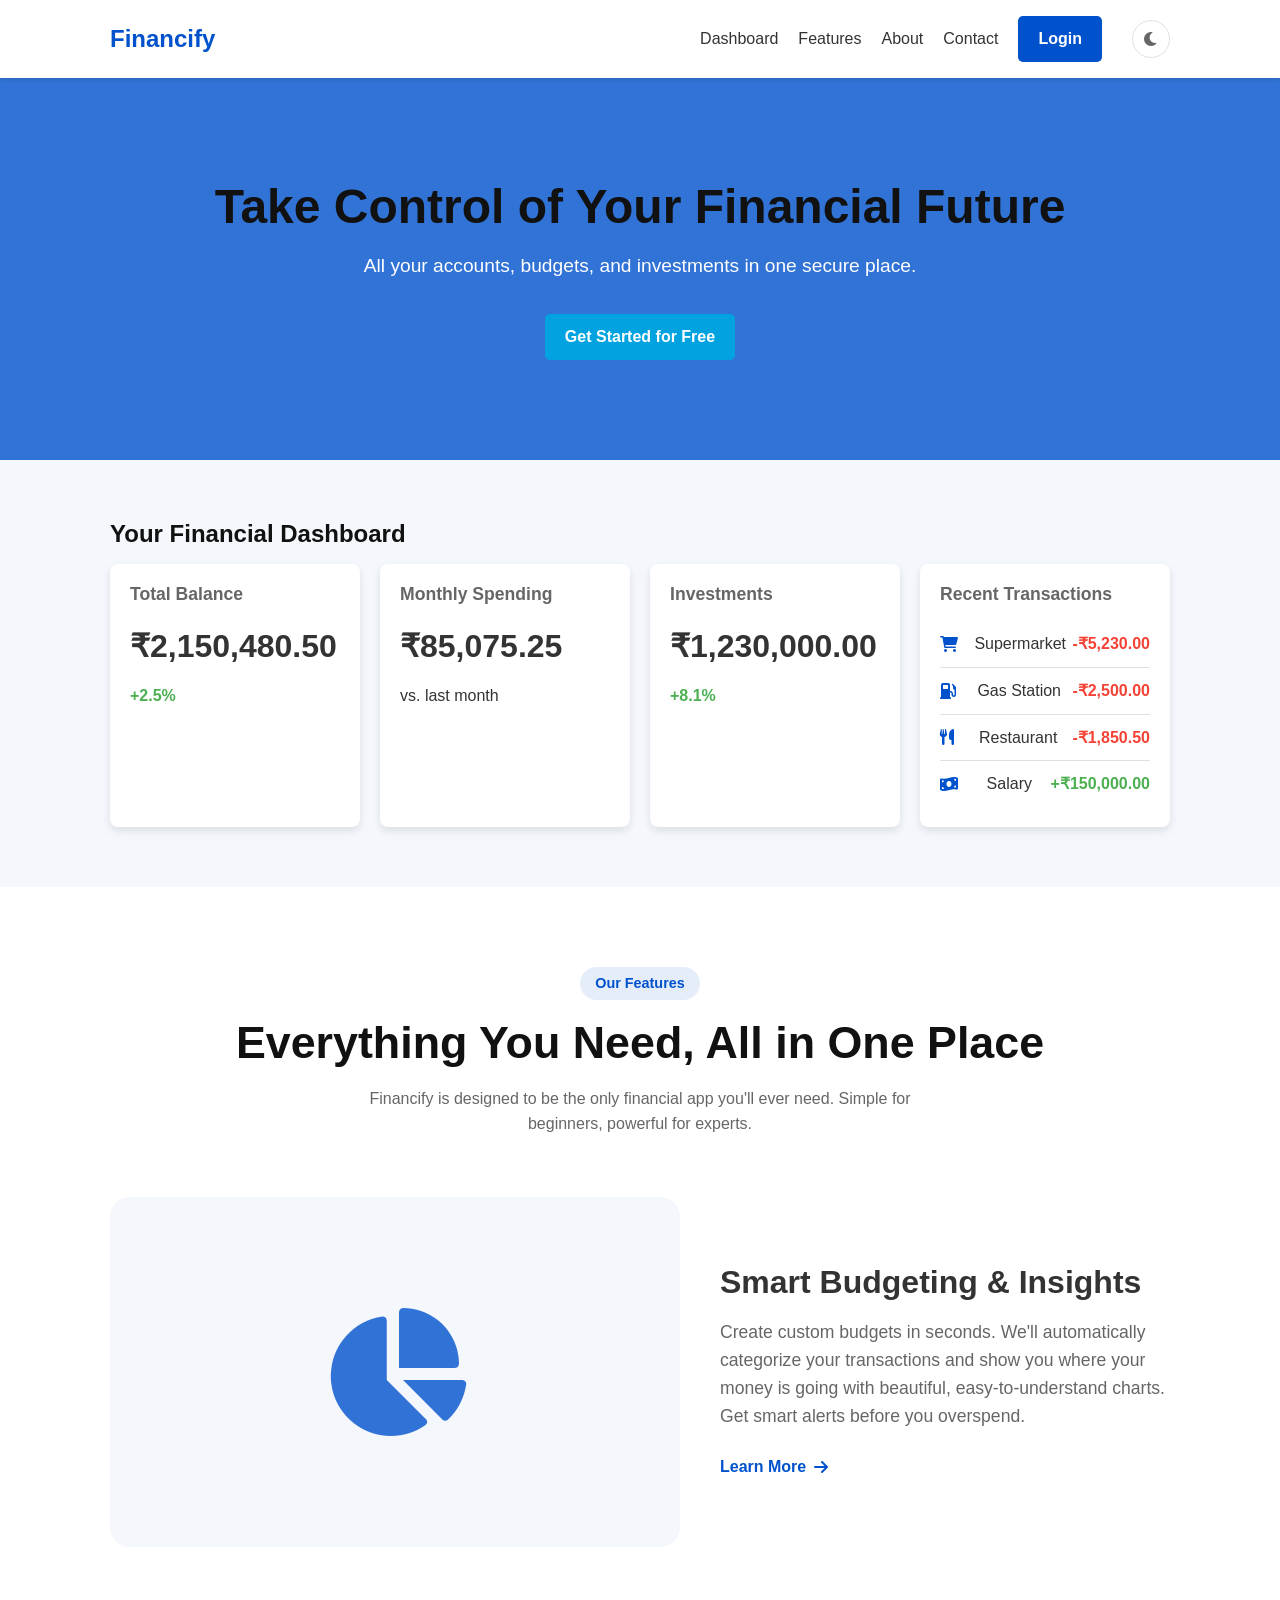
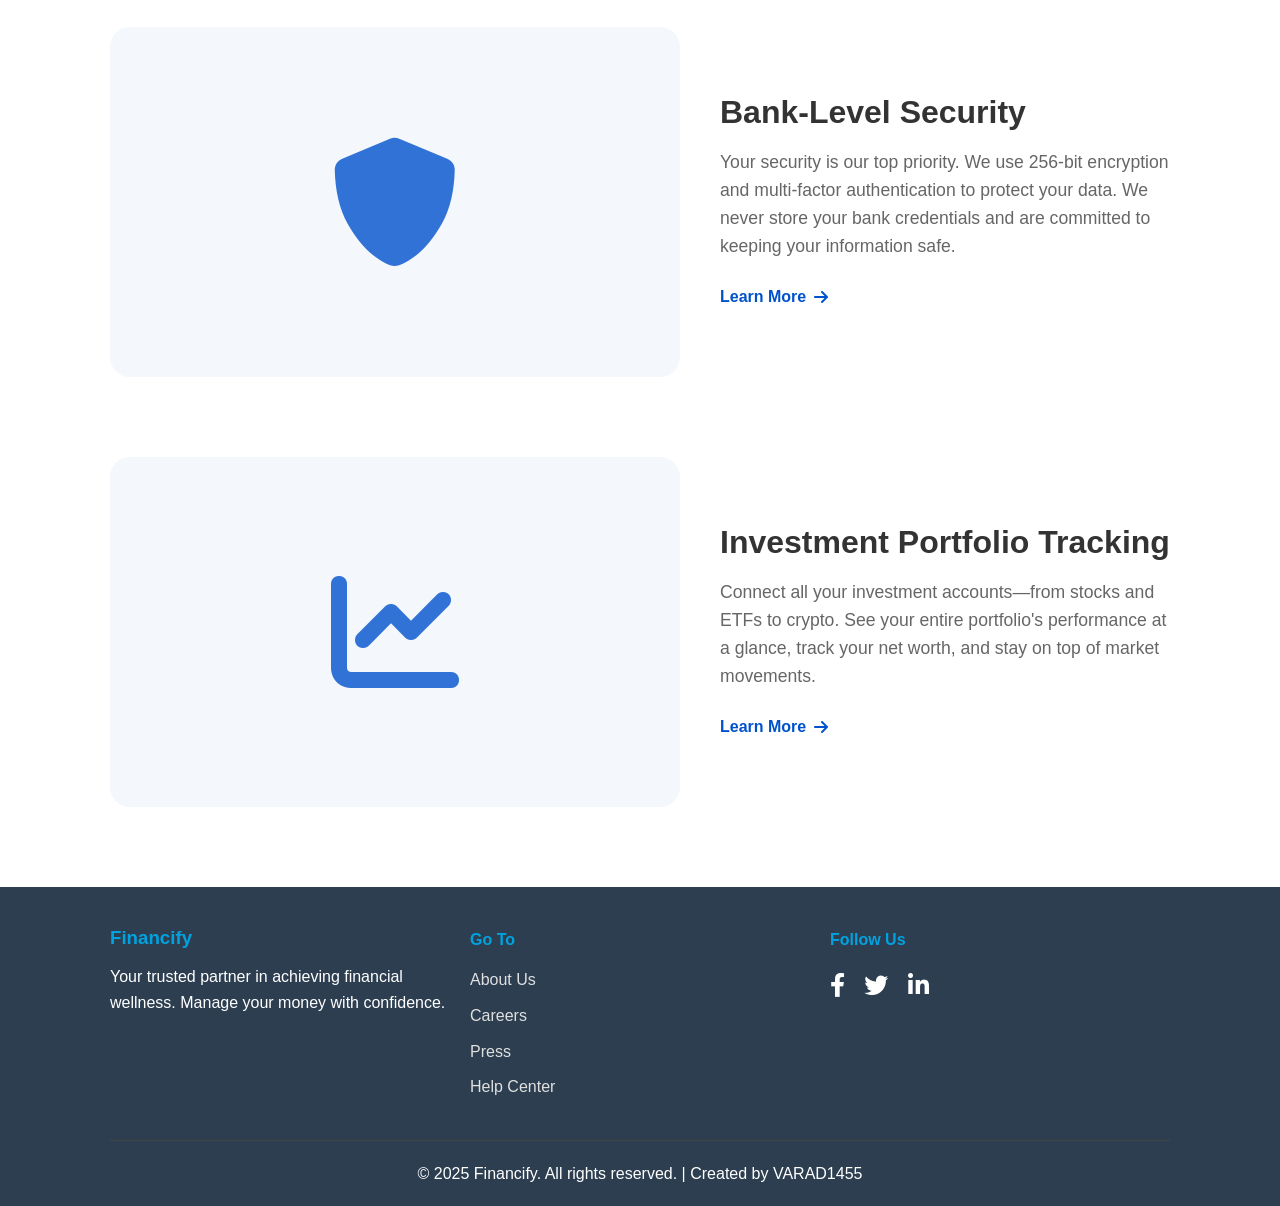
<file: FINANCY/index.html>
<!DOCTYPE html>
<html lang="en" data-theme="light">
<head>
    <meta charset="UTF-8">
    <meta name="viewport" content="width=device-width, initial-scale=1.0">
    <title>Financify - Your Personal Finance Hub</title>
    <link rel="stylesheet" href="style.css">
    <link rel="stylesheet" href="https://cdnjs.cloudflare.com/ajax/libs/font-awesome/6.0.0-beta3/css/all.min.css">
</head>
<body>
    <nav class="navbar">
        <div class="container">
            <a href="#" class="logo">Financify</a>
            <div class="nav-right" id="nav-menu">
                <ul class="nav-links">
                    <li><a href="#dashboard">Dashboard</a></li>
                    <li><a href="features.html">Features</a></li>
                    <li><a href="about.html">About</a></li>
                    <li><a href="contact.html">Contact</a></li>
                </ul>
                <div class="nav-actions">
                    <a href="login.html" class="btn btn-primary">Login</a>
                    <button id="theme-toggle" class="theme-toggle-btn">
                        <i class="fas fa-moon"></i>
                        <i class="fas fa-sun"></i>
                    </button>
                </div>
            </div>
            <button class="hamburger" id="hamburger">
                <i class="fas fa-bars"></i>
                <i class="fas fa-times"></i>
            </button>
        </div>
    </nav>

    <header class="hero">
        <div class="container">
            <h1>Take Control of Your Financial Future</h1>
            <p>All your accounts, budgets, and investments in one secure place.</p>
            <a href="signup.html" class="btn btn-secondary">Get Started for Free</a>
        </div>
    </header>

    <main>
        <section id="dashboard" class="dashboard-section">
            <div class="container">
                <h2>Your Financial Dashboard</h2>
                <div class="dashboard-grid">
                    <div class="card balance-card">
                        <h3>Total Balance</h3>
                        <p class="amount">₹2,150,480.50</p>
                        <span class="change positive">+2.5%</span>
                    </div>
                    <div class="card spending-card">
                        <h3>Monthly Spending</h3>
                        <p class="amount">₹85,075.25</p>
                        <span>vs. last month</span>
                    </div>
                    <div class="card investments-card">
                        <h3>Investments</h3>
                        <p class="amount">₹1,230,000.00</p>
                        <span class="change positive">+8.1%</span>
                    </div>
                    <div class="card transactions-card">
                        <h3>Recent Transactions</h3>
                        <ul>
                            <li><i class="fas fa-shopping-cart"></i> Supermarket <span class="transaction-amount">-₹5,230.00</span></li>
                            <li><i class="fas fa-gas-pump"></i> Gas Station <span class="transaction-amount">-₹2,500.00</span></li>
                            <li><i class="fas fa-utensils"></i> Restaurant <span class="transaction-amount">-₹1,850.50</span></li>
                            <li><i class="fas fa-money-bill-wave"></i> Salary <span class="transaction-amount positive">+₹150,000.00</span></li>
                        </ul>
                    </div>
                </div>
            </div>
        </section>

        <section id="features" class="features-section-v2">
            <div class="container">
                <div class="section-header">
                    <span>Our Features</span>
                    <h2>Everything You Need, All in One Place</h2>
                    <p>Financify is designed to be the only financial app you'll ever need. Simple for beginners, powerful for experts.</p>
                </div>

                <div class="feature-row">
                    <div class="feature-content">
                        <h3>Smart Budgeting & Insights</h3>
                        <p>Create custom budgets in seconds. We'll automatically categorize your transactions and show you where your money is going with beautiful, easy-to-understand charts. Get smart alerts before you overspend.</p>
                        <a href="features.html#budgeting" class="btn-link">Learn More <i class="fas fa-arrow-right"></i></a>
                    </div>
                    <div class="feature-visual">
                        <i class="fas fa-chart-pie"></i>
                    </div>
                </div>

                <div class="feature-row">
                    <div class="feature-visual">
                        <i class="fas fa-shield-alt"></i>
                    </div>
                    <div class="feature-content">
                        <h3>Bank-Level Security</h3>
                        <p>Your security is our top priority. We use 256-bit encryption and multi-factor authentication to protect your data. We never store your bank credentials and are committed to keeping your information safe.</p>
                        <a href="features.html#security" class="btn-link">Learn More <i class="fas fa-arrow-right"></i></a>
                    </div>
                </div>

                <div class="feature-row">
                    <div class="feature-content">
                        <h3>Investment Portfolio Tracking</h3>
                        <p>Connect all your investment accounts—from stocks and ETFs to crypto. See your entire portfolio's performance at a glance, track your net worth, and stay on top of market movements.</p>
                        <a href="features.html#investing" class="btn-link">Learn More <i class="fas fa-arrow-right"></i></a>
                    </div>
                    <div class="feature-visual">
                        <i class="fas fa-chart-line"></i>
                    </div>
                </div>
            </div>
        </section>
    </main>

    <footer class="footer">
        <div class="container">
            <div class="footer-content">
                <div class="footer-about">
                    <h3>Financify</h3>
                    <p>Your trusted partner in achieving financial wellness. Manage your money with confidence.</p>
                </div>
                <div class="footer-links">
                    <h4>Go To</h4>
                    <ul>
                        <li><a href="about.html">About Us</a></li>
                        <li><a href="careers.html">Careers</a></li>
                        <li><a href="press.html">Press</a></li>
                        <li><a href="help-center.html">Help Center</a></li>
                    </ul>
                </div>
                <div class="footer-social">
                    <h4>Follow Us</h4>
                    <a href="facebook.html"><i class="fab fa-facebook-f"></i></a>
                    <a href="twitter.html"><i class="fab fa-twitter"></i></a>
                    <a href="linkedin.html"><i class="fab fa-linkedin-in"></i></a>
                </div>
            </div>
            <div class="footer-bottom">
                <p>&copy; 2025 Financify. All rights reserved. | Created by VARAD1455</p>
            </div>
        </div>
    </footer>

    <a href="#" id="back-to-top" class="back-to-top-btn"><i class="fas fa-arrow-up"></i></a>

    <script src="script.js"></script>
    <script src="theme.js"></script>
</body>
</html>
</file>
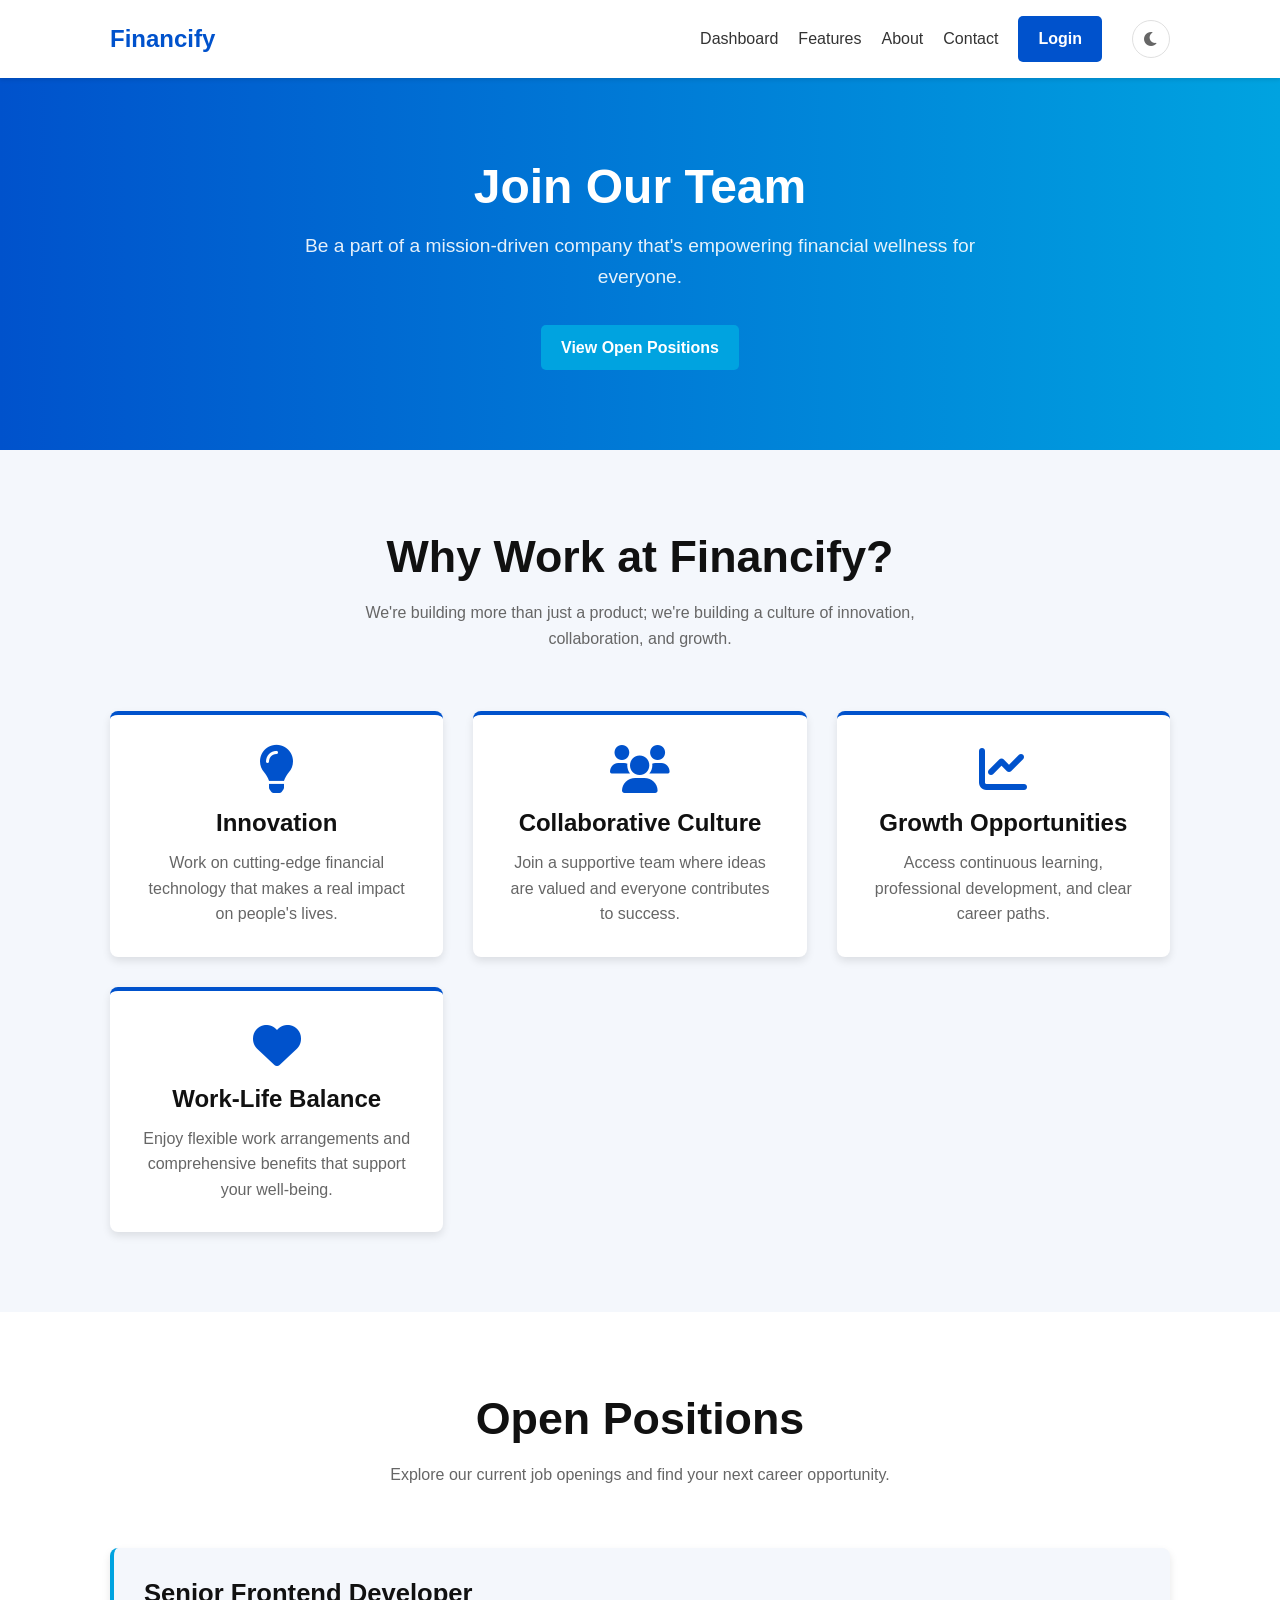
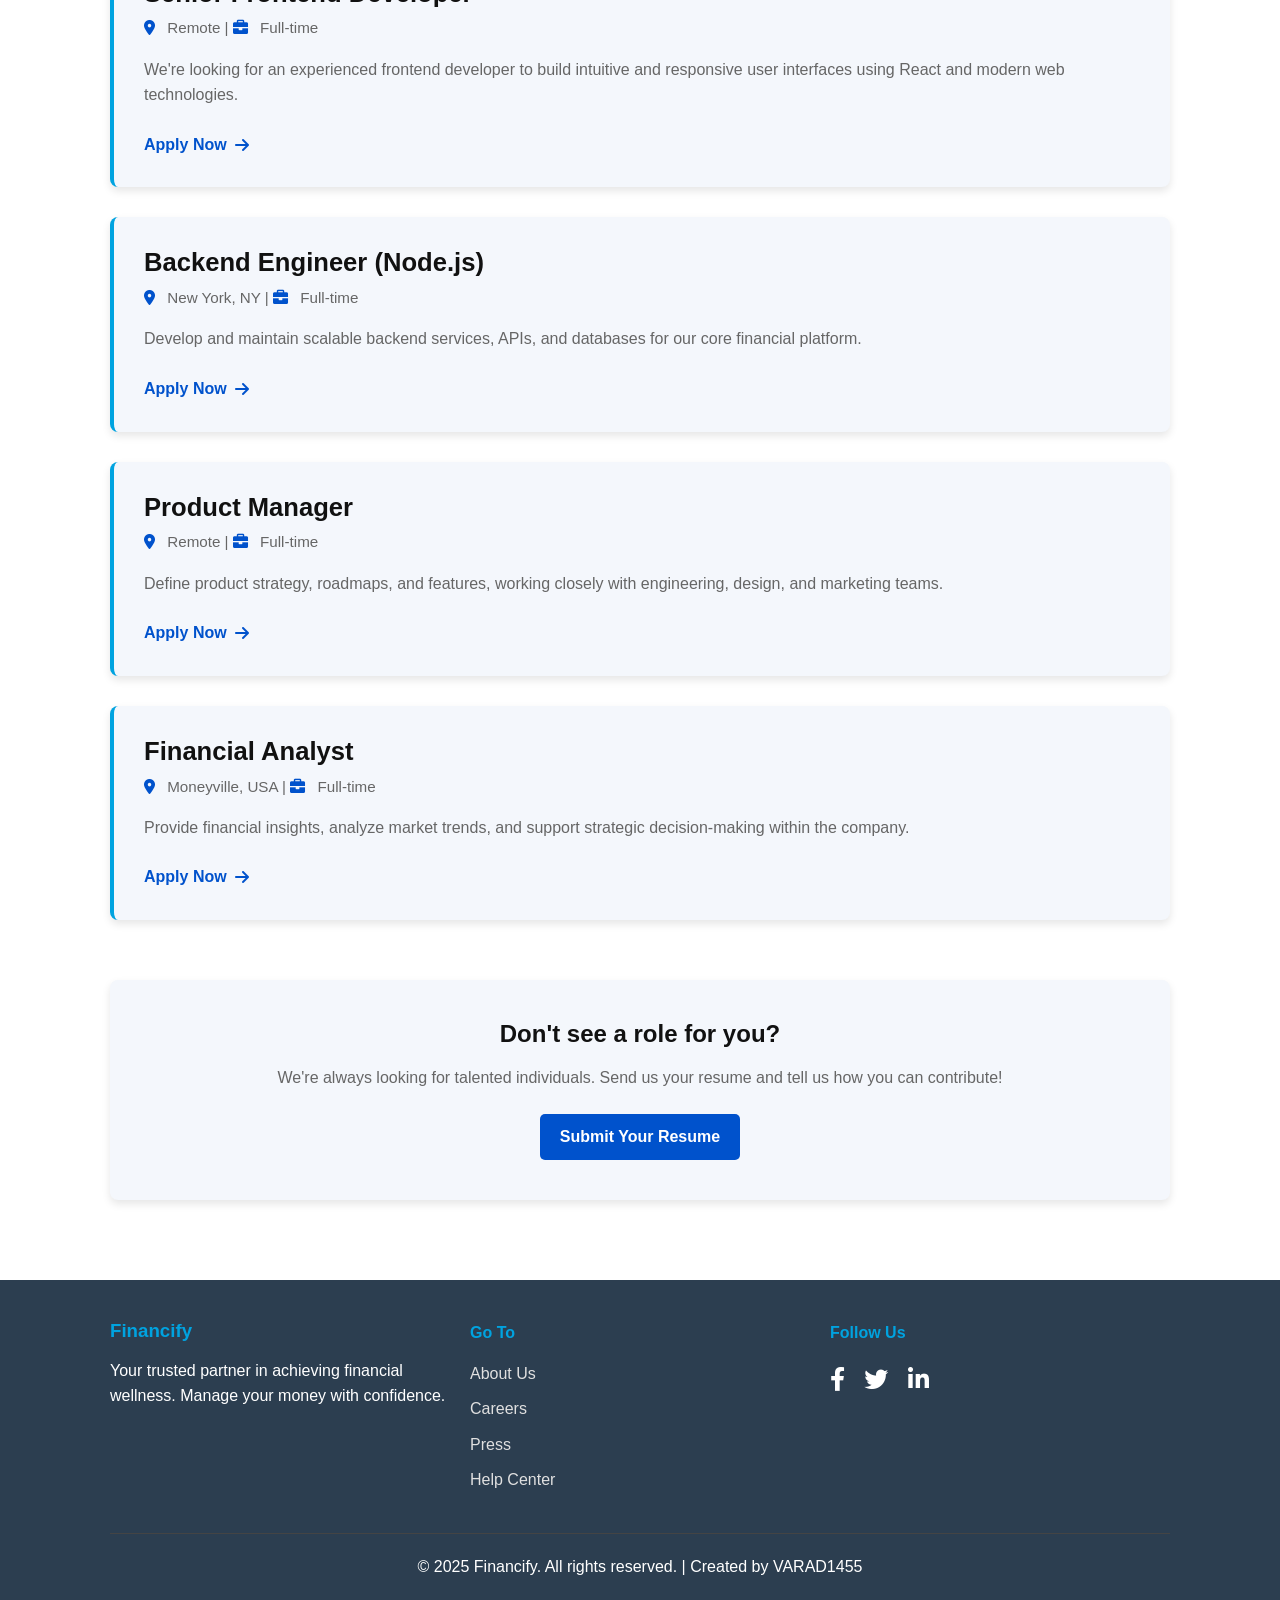
<file: FINANCY/careers.html>
<!DOCTYPE html>
<html lang="en" data-theme="light">
<head>
    <meta charset="UTF-8">
    <meta name="viewport" content="width=device-width, initial-scale=1.0">
    <title>Careers - Join Financify</title>
    <link rel="stylesheet" href="style.css">
    <link rel="stylesheet" href="https://cdnjs.cloudflare.com/ajax/libs/font-awesome/6.0.0-beta3/css/all.min.css">
</head>
<body>
    <nav class="navbar">
        <div class="container">
            <a href="index.html" class="logo">Financify</a>
            <div class="nav-right" id="nav-menu">
                <ul class="nav-links">
                    <li><a href="index.html#dashboard">Dashboard</a></li>
                    <li><a href="features.html">Features</a></li>
                    <li><a href="about.html">About</a></li>
                    <li><a href="contact.html">Contact</a></li>
                </ul>
                <div class="nav-actions">
                    <a href="login.html" class="btn btn-primary">Login</a>
                    <button id="theme-toggle" class="theme-toggle-btn">
                        <i class="fas fa-moon"></i>
                        <i class="fas fa-sun"></i>
                    </button>
                </div>
            </div>
            <button class="hamburger" id="hamburger">
                <i class="fas fa-bars"></i>
                <i class="fas fa-times"></i>
            </button>
        </div>
    </nav>

    <header class="careers-hero">
        <div class="container">
            <h1>Join Our Team</h1>
            <p>Be a part of a mission-driven company that's empowering financial wellness for everyone.</p>
            <a href="#open-positions" class="btn btn-secondary">View Open Positions</a>
        </div>
    </header>

    <main>
        <section class="careers-section">
            <div class="container">
                <div class="section-header">
                    <h2>Why Work at Financify?</h2>
                    <p>We're building more than just a product; we're building a culture of innovation, collaboration, and growth.</p>
                </div>
                <div class="benefits-grid">
                    <div class="benefit-item">
                        <i class="fas fa-lightbulb"></i>
                        <h3>Innovation</h3>
                        <p>Work on cutting-edge financial technology that makes a real impact on people's lives.</p>
                    </div>
                    <div class="benefit-item">
                        <i class="fas fa-users"></i>
                        <h3>Collaborative Culture</h3>
                        <p>Join a supportive team where ideas are valued and everyone contributes to success.</p>
                    </div>
                    <div class="benefit-item">
                        <i class="fas fa-chart-line"></i>
                        <h3>Growth Opportunities</h3>
                        <p>Access continuous learning, professional development, and clear career paths.</p>
                    </div>
                    <div class="benefit-item">
                        <i class="fas fa-heart"></i>
                        <h3>Work-Life Balance</h3>
                        <p>Enjoy flexible work arrangements and comprehensive benefits that support your well-being.</p>
                    </div>
                </div>
            </div>
        </section>

        <section id="open-positions" class="careers-section alt-bg">
            <div class="container">
                <div class="section-header">
                    <h2>Open Positions</h2>
                    <p>Explore our current job openings and find your next career opportunity.</p>
                </div>
                <div class="job-listing-list">
                    <div class="job-listing-item">
                        <h3>Senior Frontend Developer</h3>
                        <p class="job-meta"><i class="fas fa-map-marker-alt"></i> Remote | <i class="fas fa-briefcase"></i> Full-time</p>
                        <p class="job-description">We're looking for an experienced frontend developer to build intuitive and responsive user interfaces using React and modern web technologies.</p>
                        <a href="#" class="btn-link">Apply Now <i class="fas fa-arrow-right"></i></a>
                    </div>
                    <div class="job-listing-item">
                        <h3>Backend Engineer (Node.js)</h3>
                        <p class="job-meta"><i class="fas fa-map-marker-alt"></i> New York, NY | <i class="fas fa-briefcase"></i> Full-time</p>
                        <p class="job-description">Develop and maintain scalable backend services, APIs, and databases for our core financial platform.</p>
                        <a href="#" class="btn-link">Apply Now <i class="fas fa-arrow-right"></i></a>
                    </div>
                    <div class="job-listing-item">
                        <h3>Product Manager</h3>
                        <p class="job-meta"><i class="fas fa-map-marker-alt"></i> Remote | <i class="fas fa-briefcase"></i> Full-time</p>
                        <p class="job-description">Define product strategy, roadmaps, and features, working closely with engineering, design, and marketing teams.</p>
                        <a href="#" class="btn-link">Apply Now <i class="fas fa-arrow-right"></i></a>
                    </div>
                    <div class="job-listing-item">
                        <h3>Financial Analyst</h3>
                        <p class="job-meta"><i class="fas fa-map-marker-alt"></i> Moneyville, USA | <i class="fas fa-briefcase"></i> Full-time</p>
                        <p class="job-description">Provide financial insights, analyze market trends, and support strategic decision-making within the company.</p>
                        <a href="#" class="btn-link">Apply Now <i class="fas fa-arrow-right"></i></a>
                    </div>
                </div>
                <div class="apply-cta">
                    <h3>Don't see a role for you?</h3>
                    <p>We're always looking for talented individuals. Send us your resume and tell us how you can contribute!</p>
                    <a href="contact.html" class="btn btn-primary">Submit Your Resume</a>
                </div>
            </div>
        </section>
    </main>

    <footer class="footer">
        <div class="container">
            <div class="footer-content">
                <div class="footer-about">
                    <h3>Financify</h3>
                    <p>Your trusted partner in achieving financial wellness. Manage your money with confidence.</p>
                </div>
                <div class="footer-links">
                    <h4>Go To</h4>
                    <ul>
                        <li><a href="about.html">About Us</a></li>
                        <li><a href="careers.html">Careers</a></li>
                        <li><a href="press.html">Press</a></li>
                        <li><a href="help-center.html">Help Center</a></li>
                    </ul>
                </div>
                <div class="footer-social">
                    <h4>Follow Us</h4>
                    <a href="facebook.html"><i class="fab fa-facebook-f"></i></a>
                    <a href="twitter.html"><i class="fab fa-twitter"></i></a>
                    <a href="linkedin.html"><i class="fab fa-linkedin-in"></i></a>
                </div>
            </div>
            <div class="footer-bottom">
                <p>&copy; 2025 Financify. All rights reserved. | Created by VARAD1455</p>
            </div>
        </div>
    </footer>

    <a href="#" id="back-to-top" class="back-to-top-btn"><i class="fas fa-arrow-up"></i></a>

    <script src="script.js"></script>
    <script src="theme.js"></script>
</body>
</html>
</file>
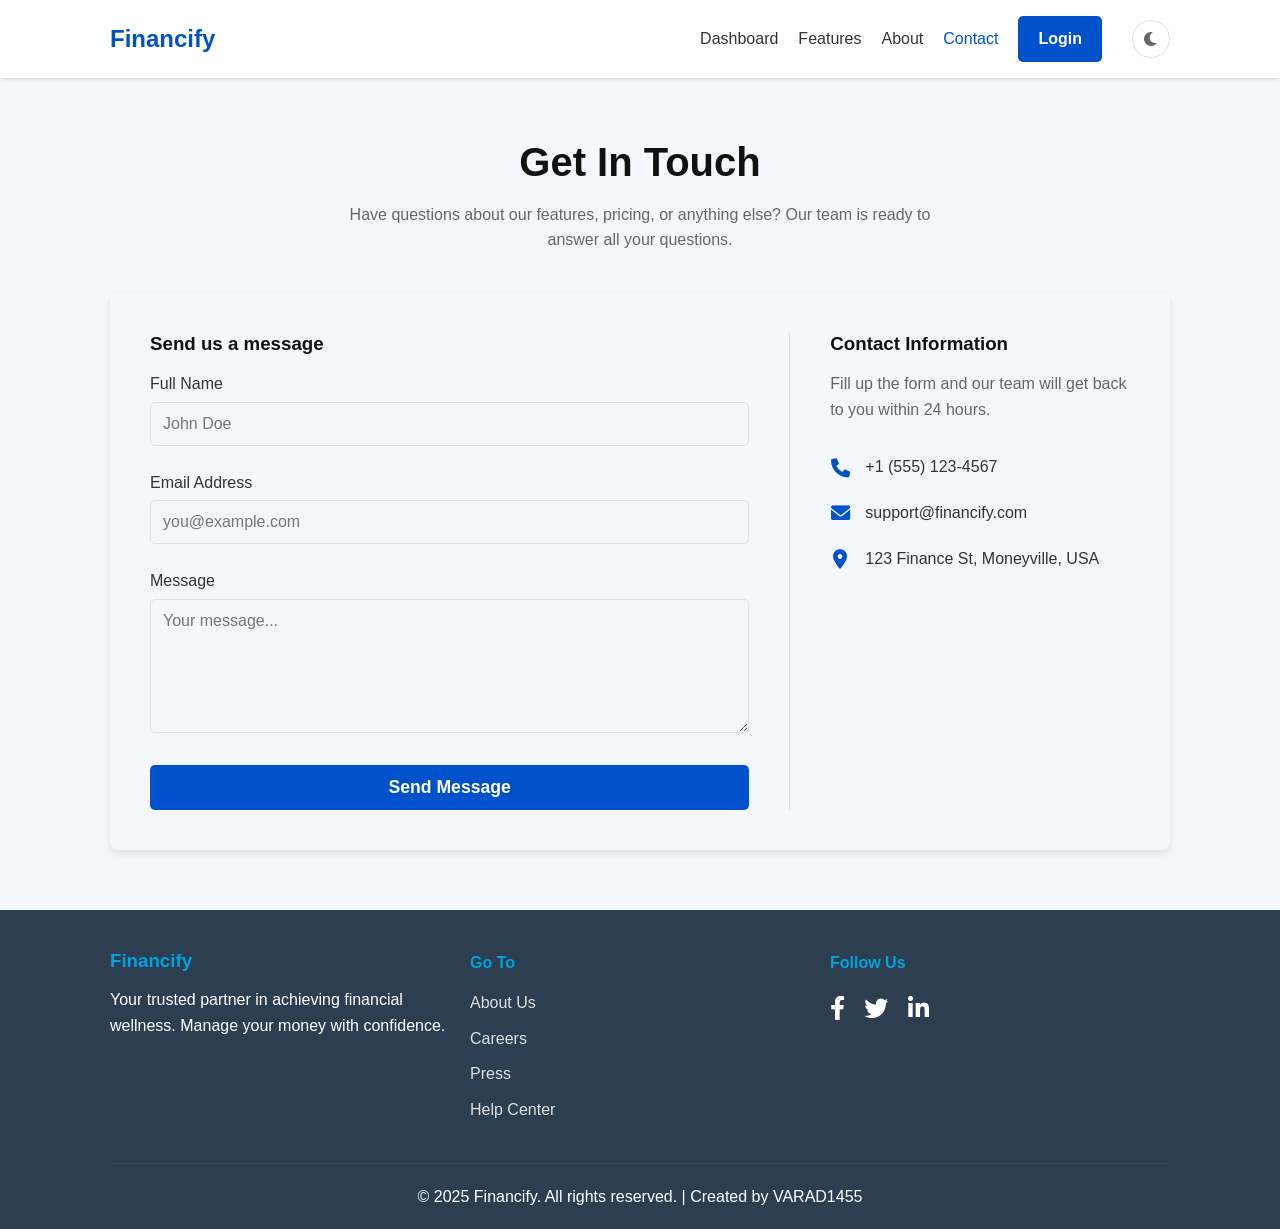
<file: FINANCY/contact.html>
<!DOCTYPE html>
<html lang="en">
<head>
    <meta charset="UTF-8">
    <meta name="viewport" content="width=device-width, initial-scale=1.0">
    <title>Contact Us - Financify</title>
    <link rel="stylesheet" href="style.css">
    <link rel="stylesheet" href="https://cdnjs.cloudflare.com/ajax/libs/font-awesome/6.0.0-beta3/css/all.min.css">
</head>
<body>
    <nav class="navbar">
        <div class="container">
            <a href="index.html" class="logo">Financify</a>
            <div class="nav-right" id="nav-menu">
                <ul class="nav-links">
                    <li><a href="index.html#dashboard">Dashboard</a></li>
                    <li><a href="features.html">Features</a></li>
                    <li><a href="about.html">About</a></li>
                    <li><a href="contact.html" class="active">Contact</a></li>
                </ul>
                <div class="nav-actions">
                    <a href="login.html" class="btn btn-primary">Login</a>
                    <button id="theme-toggle" class="theme-toggle-btn">
                        <i class="fas fa-moon"></i>
                        <i class="fas fa-sun"></i>
                    </button>
                </div>
            </div>
            <button class="hamburger" id="hamburger">
                <i class="fas fa-bars"></i>
                <i class="fas fa-times"></i>
            </button>
        </div>
    </nav>

    <main>
        <section class="contact-section">
            <div class="container">
                <div class="contact-header">
                    <h2>Get In Touch</h2>
                    <p>Have questions about our features, pricing, or anything else? Our team is ready to answer all your questions.</p>
                </div>
                <div class="contact-wrapper">
                    <div class="contact-form-container">
                        <h3>Send us a message</h3>
                        <form class="contact-form">
                            <div class="form-group">
                                <label for="name">Full Name</label>
                                <input type="text" id="name" name="name" placeholder="John Doe" required>
                            </div>
                            <div class="form-group">
                                <label for="email">Email Address</label>
                                <input type="email" id="email" name="email" placeholder="you@example.com" required>
                            </div>
                            <div class="form-group">
                                <label for="message">Message</label>
                                <textarea id="message" name="message" rows="6" placeholder="Your message..." required></textarea>
                            </div>
                            <button type="submit" class="btn btn-primary btn-full-width">Send Message</button>
                        </form>
                    </div>
                    <div class="contact-info">
                        <h3>Contact Information</h3>
                        <p>Fill up the form and our team will get back to you within 24 hours.</p>
                        <div class="info-item">
                            <i class="fas fa-phone"></i>
                            <span>+1 (555) 123-4567</span>
                        </div>
                        <div class="info-item">
                            <i class="fas fa-envelope"></i>
                            <span>support@financify.com</span>
                        </div>
                        <div class="info-item">
                            <i class="fas fa-map-marker-alt"></i>
                            <span>123 Finance St, Moneyville, USA</span>
                        </div>
                    </div>
                </div>
            </div>
        </section>
    </main>

    <footer class="footer">
        <div class="container">
            <div class="footer-content">
                <div class="footer-about">
                    <h3>Financify</h3>
                    <p>Your trusted partner in achieving financial wellness. Manage your money with confidence.</p>
                </div>
                <div class="footer-links">
                    <h4>Go To</h4>
                    <ul>
                        <li><a href="about.html">About Us</a></li>
                        <li><a href="careers.html">Careers</a></li>
                        <li><a href="press.html">Press</a></li>
                        <li><a href="help-center.html">Help Center</a></li>
                    </ul>
                </div>
                <div class="footer-social">
                    <h4>Follow Us</h4>
                    <a href="facebook.html"><i class="fab fa-facebook-f"></i></a>
                    <a href="twitter.html"><i class="fab fa-twitter"></i></a>
                    <a href="linkedin.html"><i class="fab fa-linkedin-in"></i></a>
                </div>
            </div>
            <div class="footer-bottom">
                <p>&copy; 2025 Financify. All rights reserved. | Created by VARAD1455</p>
            </div>
        </div>
    </footer>

    <a href="#" id="back-to-top" class="back-to-top-btn"><i class="fas fa-arrow-up"></i></a>

    <script src="script.js"></script>
    <script src="theme.js"></script>
</body>
</html>
</file>
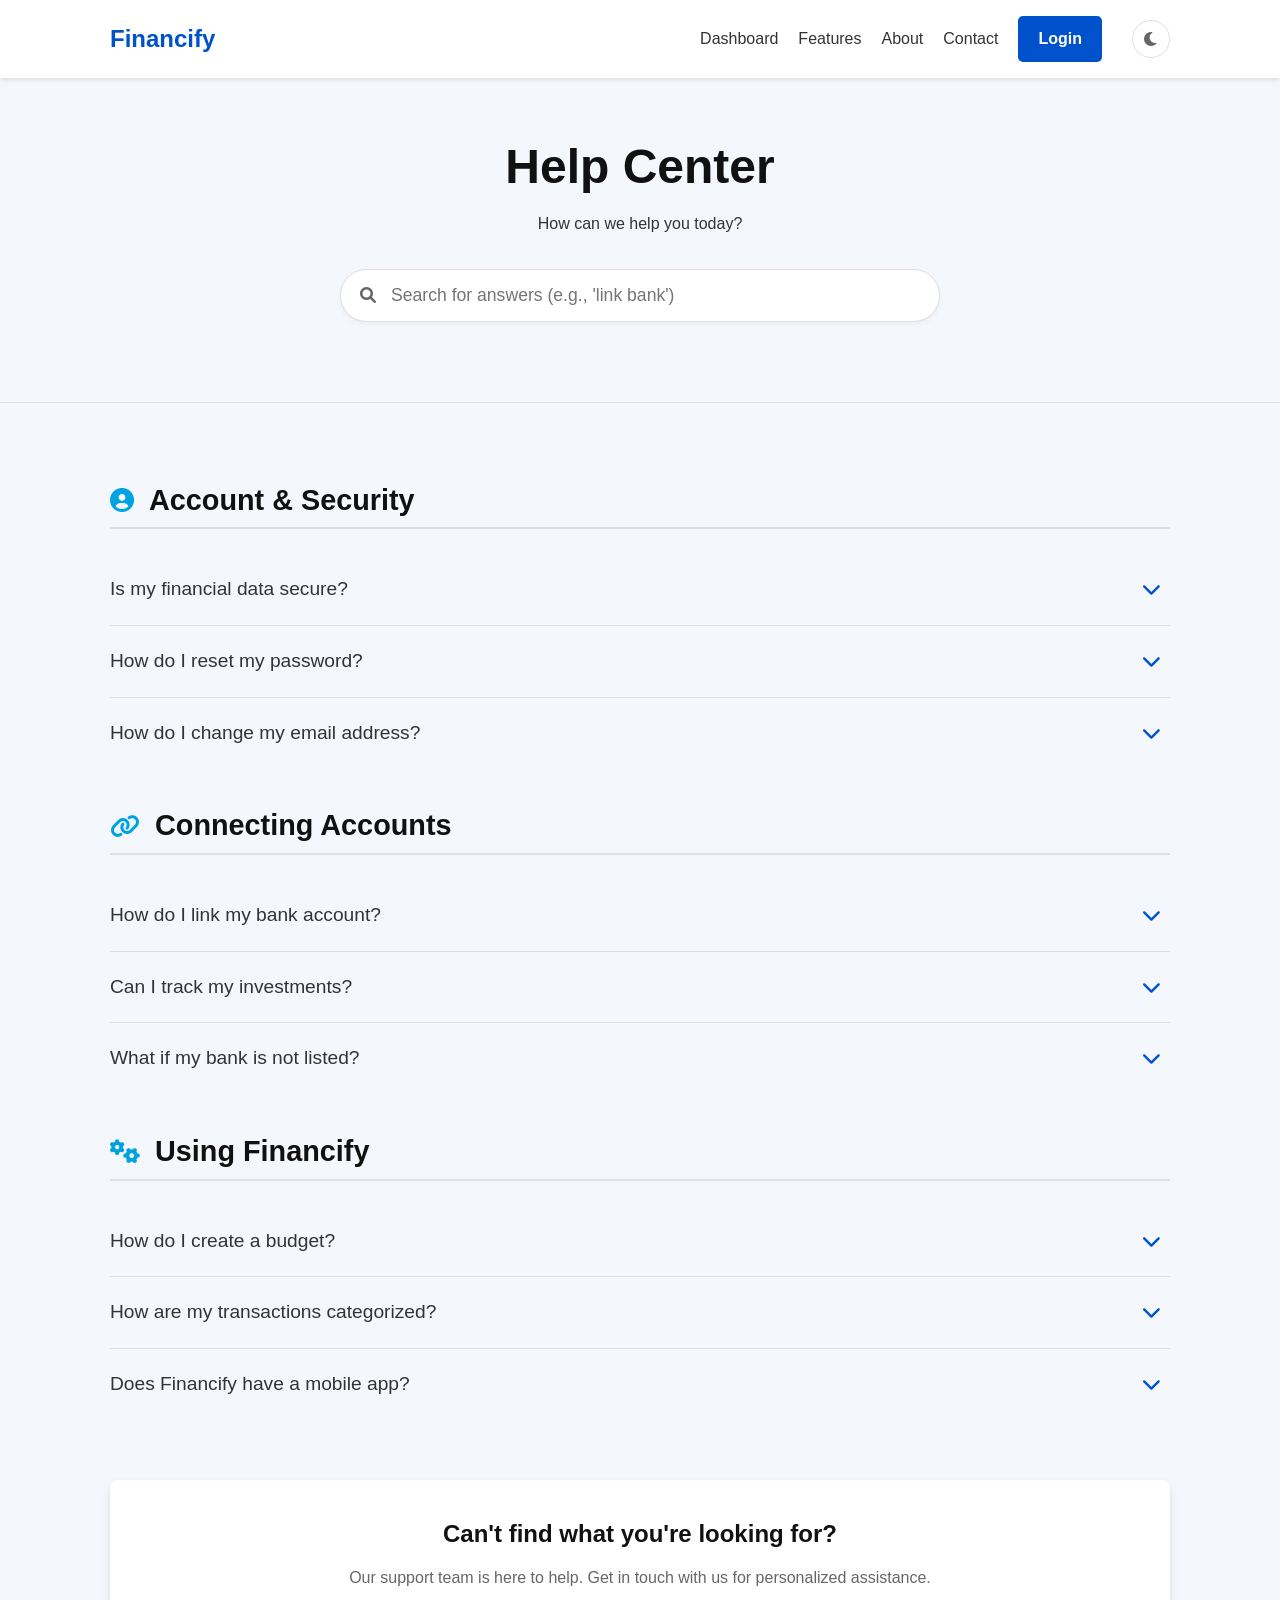
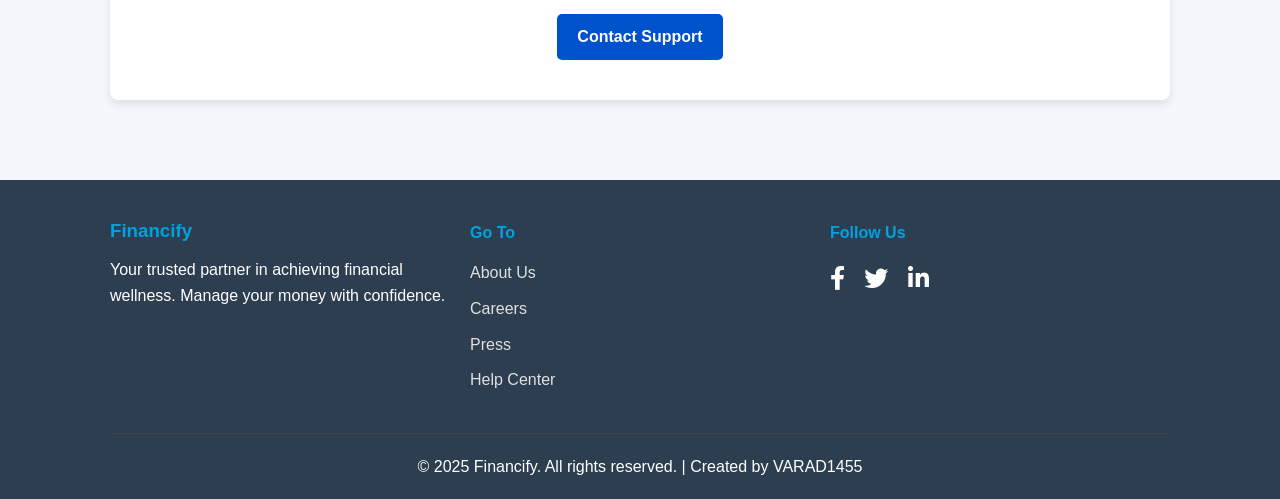
<file: FINANCY/help-center.html>
<!DOCTYPE html>
<html lang="en" data-theme="light">
<head>
    <meta charset="UTF-8">
    <meta name="viewport" content="width=device-width, initial-scale=1.0">
    <title>Help Center - Financify</title>
    <link rel="stylesheet" href="style.css">
    <link rel="stylesheet" href="https://cdnjs.cloudflare.com/ajax/libs/font-awesome/6.0.0-beta3/css/all.min.css">
</head>
<body>
    <nav class="navbar">
        <div class="container">
            <a href="index.html" class="logo">Financify</a>
            <div class="nav-right" id="nav-menu">
                <ul class="nav-links">
                    <li><a href="index.html#dashboard">Dashboard</a></li>
                    <li><a href="features.html">Features</a></li>
                    <li><a href="about.html">About</a></li>
                    <li><a href="contact.html">Contact</a></li>
                </ul>
                <div class="nav-actions">
                    <a href="login.html" class="btn btn-primary">Login</a>
                    <button id="theme-toggle" class="theme-toggle-btn">
                        <i class="fas fa-moon"></i>
                        <i class="fas fa-sun"></i>
                    </button>
                </div>
            </div>
            <button class="hamburger" id="hamburger">
                <i class="fas fa-bars"></i>
                <i class="fas fa-times"></i>
            </button>
        </div>
    </nav>

    <header class="help-hero">
        <div class="container">
            <h1>Help Center</h1>
            <p>How can we help you today?</p>
            <div class="search-bar-container">
                <i class="fas fa-search"></i>
                <input type="search" id="help-search" placeholder="Search for answers (e.g., 'link bank')">
            </div>
        </div>
    </header>

    <main>
        <section class="faq-section">
            <div class="container">
                <div class="faq-category">
                    <h3><i class="fas fa-user-circle"></i> Account & Security</h3>
                    <details class="faq-item">
                        <summary class="faq-question">Is my financial data secure?</summary>
                        <div class="faq-answer">
                            <p>Absolutely. We use bank-level 256-bit TLS encryption for all data transmission and partner with industry-leading aggregators to handle bank connections securely. We also support multi-factor authentication to protect your account. For more details, please visit our <a href="features.html#security">Security page</a>.</p>
                        </div>
                    </details>
                    <details class="faq-item">
                        <summary class="faq-question">How do I reset my password?</summary>
                        <div class="faq-answer">
                            <p>If you've forgotten your password, you can click the "Forgot password?" link on the <a href="login.html">login page</a>. You will receive an email with instructions on how to reset it.</p>
                        </div>
                    </details>
                    <details class="faq-item">
                        <summary class="faq-question">How do I change my email address?</summary>
                        <div class="faq-answer">
                            <p>You can change your email address from the 'Profile' section in your account settings. For security reasons, you will be asked to confirm this change via an email sent to your new address.</p>
                        </div>
                    </details>
                </div>

                <div class="faq-category">
                    <h3><i class="fas fa-link"></i> Connecting Accounts</h3>
                    <details class="faq-item">
                        <summary class="faq-question">How do I link my bank account?</summary>
                        <div class="faq-answer">
                            <p>To link your bank account, navigate to the 'Accounts' section in your dashboard and click 'Add Account'. You will be prompted to select your bank and securely log in using your bank credentials through our trusted third-party partner. Your credentials are never stored on our servers.</p>
                        </div>
                    </details>
                    <details class="faq-item">
                        <summary class="faq-question">Can I track my investments?</summary>
                        <div class="faq-answer">
                            <p>Yes! You can connect your brokerage and crypto accounts in the 'Investments' section. This will give you a complete overview of your portfolio, performance, and asset allocation, all in one place.</p>
                        </div>
                    </details>
                    <details class="faq-item">
                        <summary class="faq-question">What if my bank is not listed?</summary>
                        <div class="faq-answer">
                            <p>We are constantly working to add support for more financial institutions. If your bank is not listed, please <a href="contact.html">contact our support team</a> with the name of your bank, and we will do our best to prioritize its addition.</p>
                        </div>
                    </details>
                </div>

                <div class="faq-category">
                    <h3><i class="fas fa-cogs"></i> Using Financify</h3>
                    <details class="faq-item">
                        <summary class="faq-question">How do I create a budget?</summary>
                        <div class="faq-answer">
                            <p>You can create a budget from the 'Budgeting' tab. Select 'Create New Budget', choose a category (e.g., Groceries, Transport), and set a monthly limit. Financify will automatically track your spending in that category against your budget.</p>
                        </div>
                    </details>
                    <details class="faq-item">
                        <summary class="faq-question">How are my transactions categorized?</summary>
                        <div class="faq-answer">
                            <p>Financify uses a smart categorization engine that automatically assigns a category to your transactions based on the merchant name. You can always manually change the category for any transaction to better suit your needs.</p>
                        </div>
                    </details>
                    <details class="faq-item">
                        <summary class="faq-question">Does Financify have a mobile app?</summary>
                        <div class="faq-answer">
                            <p>Currently, Financify is a web-based platform fully optimized for mobile browsers. A dedicated mobile app for iOS and Android is in development and will be released soon!</p>
                        </div>
                    </details>
                </div>

                <div id="no-faq-results" class="no-results-message" style="display: none;">
                    <h3>No Results Found</h3>
                    <p>We couldn't find any answers matching your search. Please try different keywords or contact our support team.</p>
                </div>

                <div class="contact-support-cta">
                    <h3>Can't find what you're looking for?</h3>
                    <p>Our support team is here to help. Get in touch with us for personalized assistance.</p>
                    <a href="contact.html" class="btn btn-primary">Contact Support</a>
                </div>
            </div>
        </section>
    </main>

    <footer class="footer">
        <div class="container">
            <div class="footer-content">
                <div class="footer-about">
                    <h3>Financify</h3>
                    <p>Your trusted partner in achieving financial wellness. Manage your money with confidence.</p>
                </div>
                <div class="footer-links">
                    <h4>Go To</h4>
                    <ul>
                        <li><a href="about.html">About Us</a></li>
                        <li><a href="careers.html">Careers</a></li>
                        <li><a href="press.html">Press</a></li>
                        <li><a href="help-center.html">Help Center</a></li>
                    </ul>
                </div>
                <div class="footer-social">
                    <h4>Follow Us</h4>
                    <a href="facebook.html"><i class="fab fa-facebook-f"></i></a>
                    <a href="twitter.html"><i class="fab fa-twitter"></i></a>
                    <a href="linkedin.html"><i class="fab fa-linkedin-in"></i></a>
                </div>
            </div>
            <div class="footer-bottom">
                <p>&copy; 2025 Financify. All rights reserved. | Created by VARAD1455</p>
            </div>
        </div>
    </footer>

    <a href="#" id="back-to-top" class="back-to-top-btn"><i class="fas fa-arrow-up"></i></a>

    <script src="script.js"></script>
    <script src="theme.js"></script>
</body>
</html>
</file>
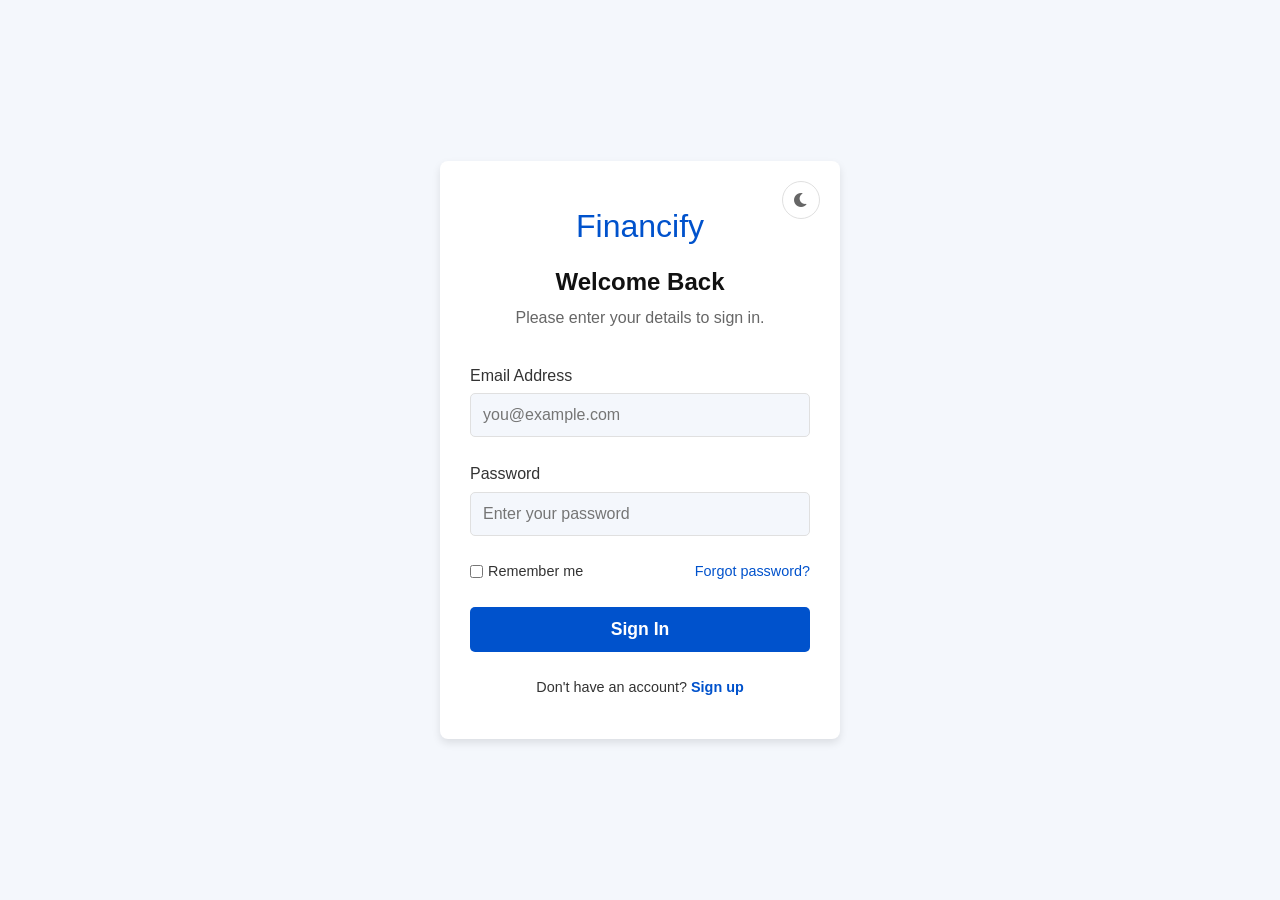
<file: FINANCY/login.html>
<!DOCTYPE html>
<html lang="en" data-theme="light">
<head>
    <meta charset="UTF-8">
    <meta name="viewport" content="width=device-width, initial-scale=1.0">
    <title>Login - Financify</title>
    <link rel="stylesheet" href="style.css">
    <link rel="stylesheet" href="https://cdnjs.cloudflare.com/ajax/libs/font-awesome/6.0.0-beta3/css/all.min.css">
</head>
<body class="login-page-body">

    <div class="login-container">
        <button id="theme-toggle" class="theme-toggle-btn">
            <i class="fas fa-moon"></i>
            <i class="fas fa-sun"></i>
        </button>
        <div class="login-header">
            <a href="index.html" class="logo">Financify</a>
            <h2>Welcome Back</h2>
            <p>Please enter your details to sign in.</p>
        </div>
        <form class="login-form" action="#" method="POST">
            <div class="form-group">
                <label for="email">Email Address</label>
                <input type="email" id="email" name="email" placeholder="you@example.com" required>
            </div>
            <div class="form-group">
                <label for="password">Password</label>
                <input type="password" id="password" name="password" placeholder="Enter your password" required>
            </div>
            <div class="form-options">
                <div class="remember-me">
                    <input type="checkbox" id="remember" name="remember">
                    <label for="remember">Remember me</label>
                </div>
                <a href="#" class="forgot-password">Forgot password?</a>
            </div>
            <button type="submit" class="btn btn-primary btn-full-width">Sign In</button>
        </form>
        <div class="login-footer">
            <p>Don't have an account? <a href="signup.html">Sign up</a></p>
        </div>
    </div>

    <script src="theme.js"></script>
</body>
</html>
</file>
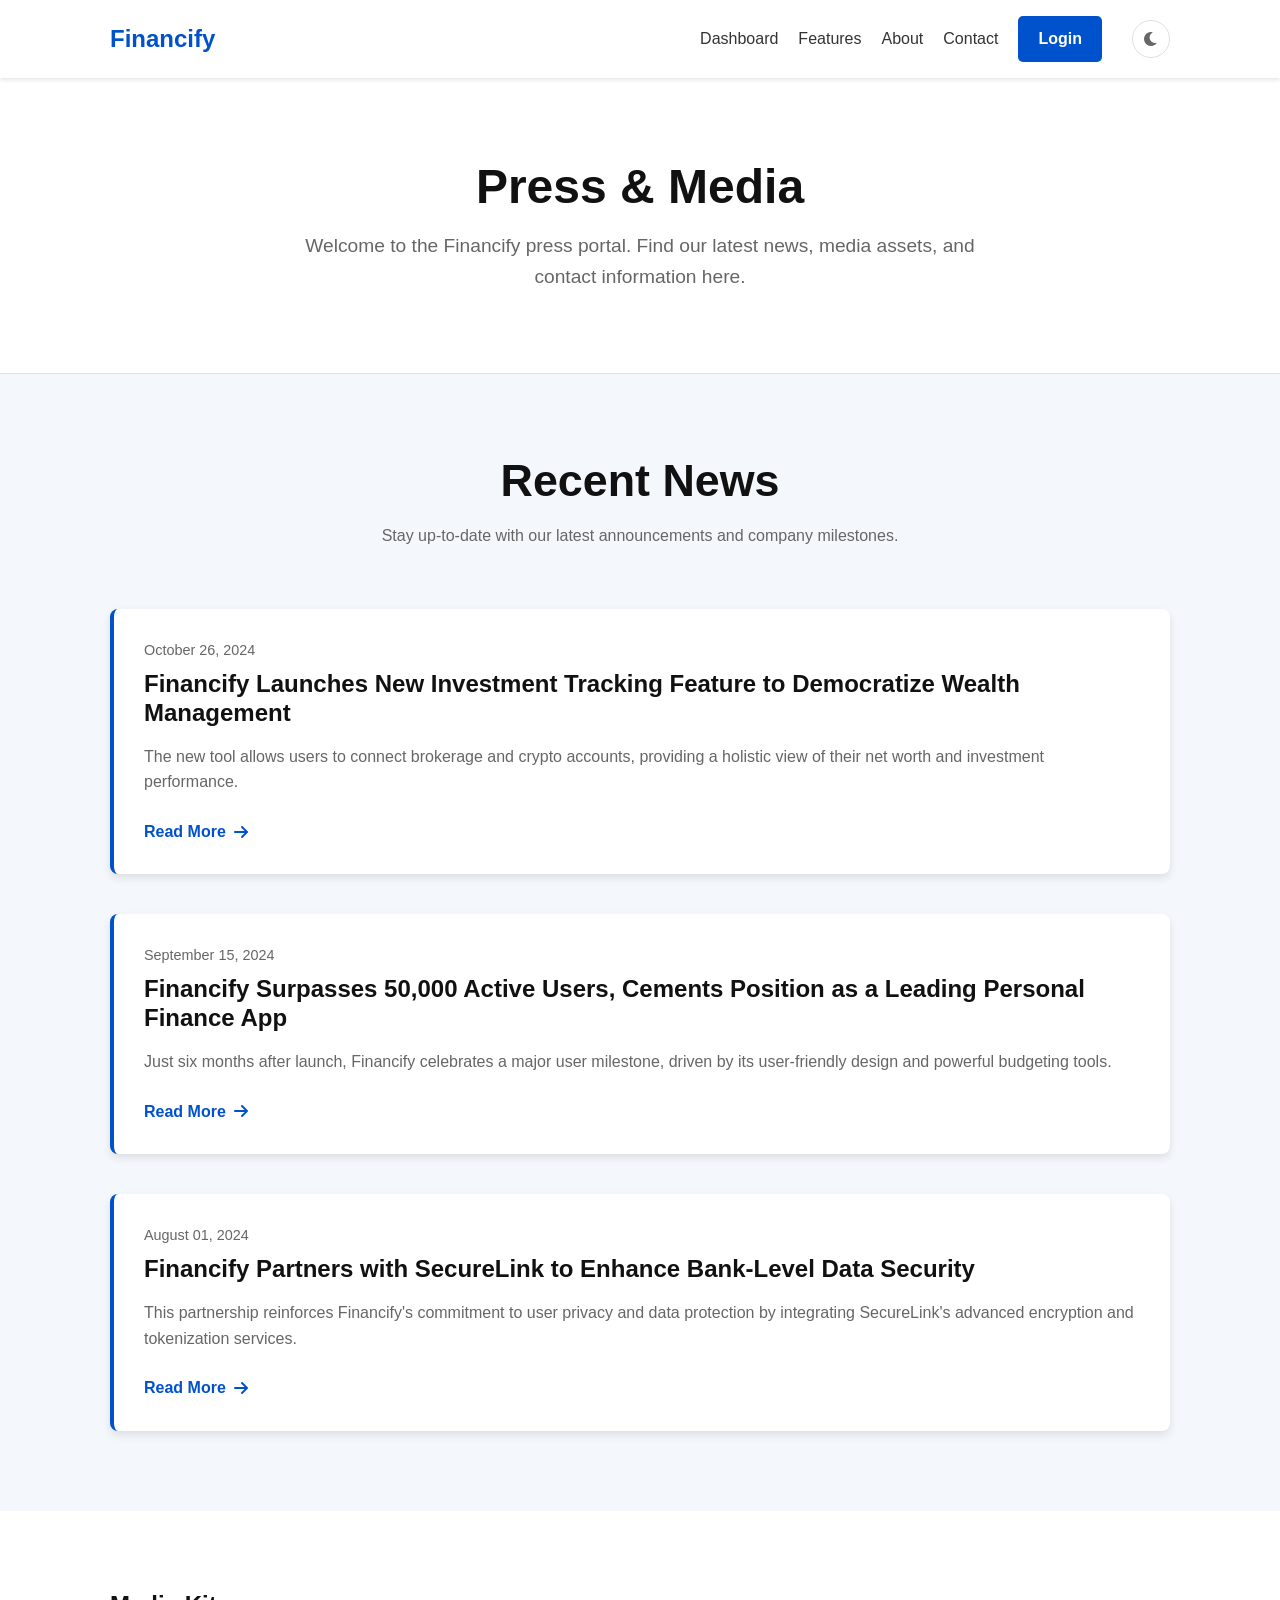
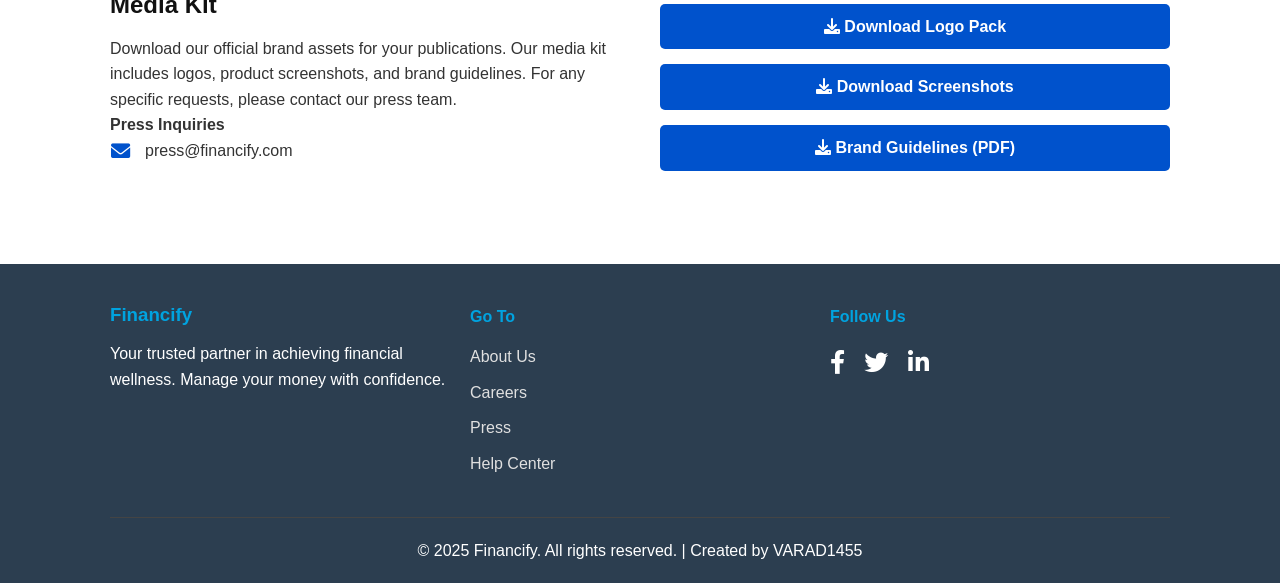
<file: FINANCY/press.html>
<!DOCTYPE html>
<html lang="en" data-theme="light">
<head>
    <meta charset="UTF-8">
    <meta name="viewport" content="width=device-width, initial-scale=1.0">
    <title>Press Portal - Financify</title>
    <link rel="stylesheet" href="style.css">
    <link rel="stylesheet" href="https://cdnjs.cloudflare.com/ajax/libs/font-awesome/6.0.0-beta3/css/all.min.css">
</head>
<body>
    <nav class="navbar">
        <div class="container">
            <a href="index.html" class="logo">Financify</a>
            <div class="nav-right" id="nav-menu">
                <ul class="nav-links">
                    <li><a href="index.html#dashboard">Dashboard</a></li>
                    <li><a href="features.html">Features</a></li>
                    <li><a href="about.html">About</a></li>
                    <li><a href="contact.html">Contact</a></li>
                </ul>
                <div class="nav-actions">
                    <a href="login.html" class="btn btn-primary">Login</a>
                    <button id="theme-toggle" class="theme-toggle-btn">
                        <i class="fas fa-moon"></i>
                        <i class="fas fa-sun"></i>
                    </button>
                </div>
            </div>
            <button class="hamburger" id="hamburger">
                <i class="fas fa-bars"></i>
                <i class="fas fa-times"></i>
            </button>
        </div>
    </nav>

    <header class="press-hero">
        <div class="container">
            <h1>Press & Media</h1>
            <p>Welcome to the Financify press portal. Find our latest news, media assets, and contact information here.</p>
        </div>
    </header>

    <main>
        <section class="press-section">
            <div class="container">
                <div class="section-header">
                    <h2>Recent News</h2>
                    <p>Stay up-to-date with our latest announcements and company milestones.</p>
                </div>
                <div class="press-release-list">
                    <article class="press-release-item">
                        <span class="release-date">October 26, 2024</span>
                        <h3 class="release-title">Financify Launches New Investment Tracking Feature to Democratize Wealth Management</h3>
                        <p class="release-excerpt">The new tool allows users to connect brokerage and crypto accounts, providing a holistic view of their net worth and investment performance.</p>
                        <a href="#" class="btn-link">Read More <i class="fas fa-arrow-right"></i></a>
                    </article>
                    <article class="press-release-item">
                        <span class="release-date">September 15, 2024</span>
                        <h3 class="release-title">Financify Surpasses 50,000 Active Users, Cements Position as a Leading Personal Finance App</h3>
                        <p class="release-excerpt">Just six months after launch, Financify celebrates a major user milestone, driven by its user-friendly design and powerful budgeting tools.</p>
                        <a href="#" class="btn-link">Read More <i class="fas fa-arrow-right"></i></a>
                    </article>
                    <article class="press-release-item">
                        <span class="release-date">August 01, 2024</span>
                        <h3 class="release-title">Financify Partners with SecureLink to Enhance Bank-Level Data Security</h3>
                        <p class="release-excerpt">This partnership reinforces Financify's commitment to user privacy and data protection by integrating SecureLink's advanced encryption and tokenization services.</p>
                        <a href="#" class="btn-link">Read More <i class="fas fa-arrow-right"></i></a>
                    </article>
                </div>
            </div>
        </section>

        <section class="press-section alt-bg">
            <div class="container">
                <div class="media-kit-wrapper">
                    <div class="media-kit-info">
                        <h2>Media Kit</h2>
                        <p>Download our official brand assets for your publications. Our media kit includes logos, product screenshots, and brand guidelines. For any specific requests, please contact our press team.</p>
                        <div class="press-contact-info">
                            <h4>Press Inquiries</h4>
                            <div class="info-item">
                                <i class="fas fa-envelope"></i>
                                <span>press@financify.com</span>
                            </div>
                        </div>
                    </div>
                    <div class="media-kit-downloads">
                        <a href="#" class="btn btn-primary"><i class="fas fa-download"></i> Download Logo Pack</a>
                        <a href="#" class="btn btn-primary"><i class="fas fa-download"></i> Download Screenshots</a>
                        <a href="#" class="btn btn-primary"><i class="fas fa-download"></i> Brand Guidelines (PDF)</a>
                    </div>
                </div>
            </div>
        </section>
    </main>

    <footer class="footer">
        <div class="container">
            <div class="footer-content">
                <div class="footer-about">
                    <h3>Financify</h3>
                    <p>Your trusted partner in achieving financial wellness. Manage your money with confidence.</p>
                </div>
                <div class="footer-links">
                    <h4>Go To</h4>
                    <ul>
                        <li><a href="about.html">About Us</a></li>
                        <li><a href="careers.html">Careers</a></li>
                        <li><a href="press.html">Press</a></li>
                        <li><a href="help-center.html">Help Center</a></li>
                    </ul>
                </div>
                <div class="footer-social">
                    <h4>Follow Us</h4>
                    <a href="facebook.html"><i class="fab fa-facebook-f"></i></a>
                    <a href="twitter.html"><i class="fab fa-twitter"></i></a>
                    <a href="linkedin.html"><i class="fab fa-linkedin-in"></i></a>
                </div>
            </div>
            <div class="footer-bottom">
                <p>&copy; 2025 Financify. All rights reserved. | Created by VARAD1455</p>
            </div>
        </div>
    </footer>

    <a href="#" id="back-to-top" class="back-to-top-btn"><i class="fas fa-arrow-up"></i></a>

    <script src="script.js"></script>
    <script src="theme.js"></script>
</body>
</html>
</file>
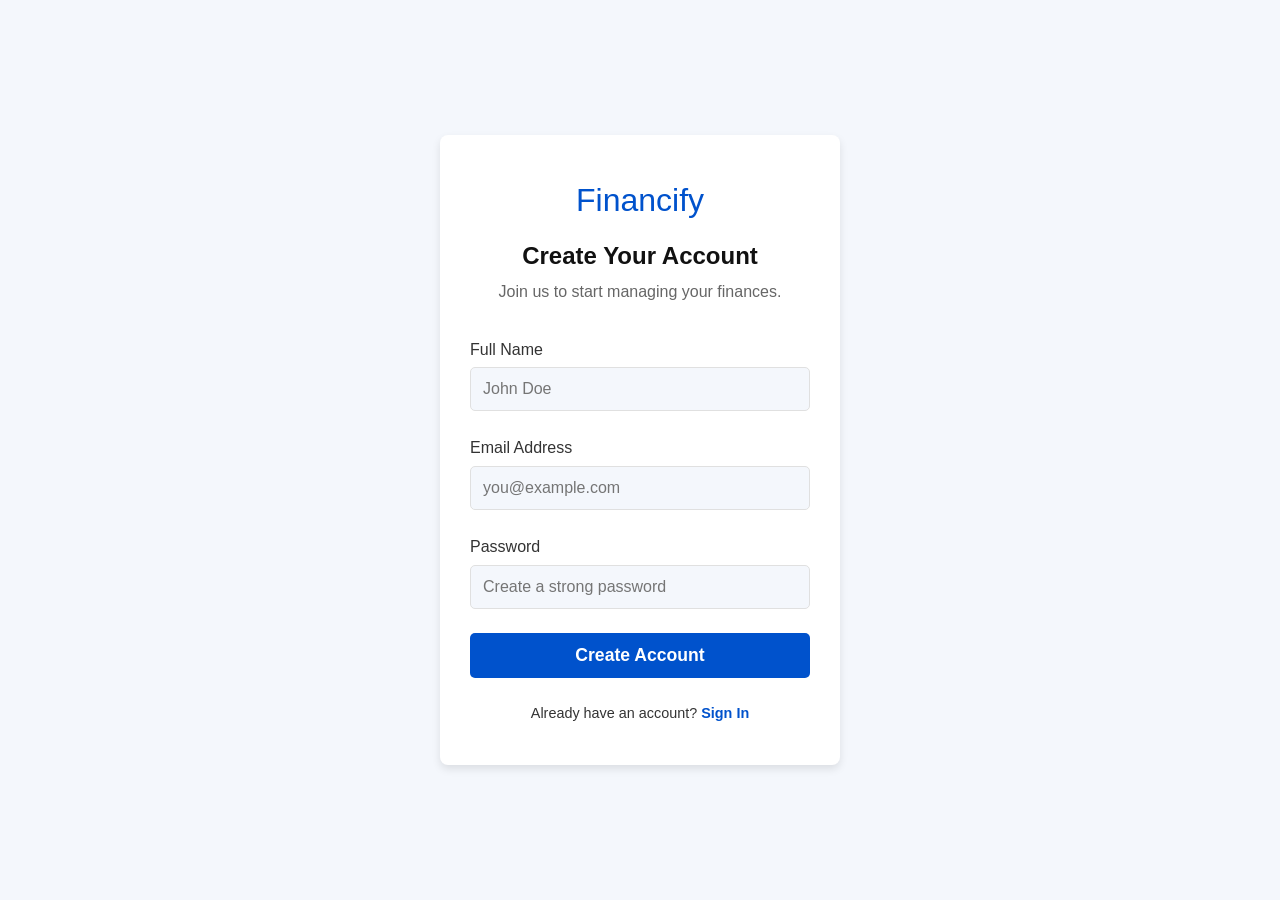
<file: FINANCY/signup.html>
<!DOCTYPE html>
<html lang="en">
<head>
    <meta charset="UTF-8">
    <meta name="viewport" content="width=device-width, initial-scale=1.0">
    <title>Sign Up - Financify</title>
    <link rel="stylesheet" href="style.css">
    <link rel="stylesheet" href="https://cdnjs.cloudflare.com/ajax/libs/font-awesome/6.0.0-beta3/css/all.min.css">
</head>
<body class="login-page-body">

    <div class="login-container">
        <div class="login-header">
            <a href="index.html" class="logo">Financify</a>
            <h2>Create Your Account</h2>
            <p>Join us to start managing your finances.</p>
        </div>
        <form class="login-form" action="#" method="POST">
            <div class="form-group">
                <label for="fullname">Full Name</label>
                <input type="text" id="fullname" name="fullname" placeholder="John Doe" required>
            </div>
            <div class="form-group">
                <label for="email">Email Address</label>
                <input type="email" id="email" name="email" placeholder="you@example.com" required>
            </div>
            <div class="form-group">
                <label for="password">Password</label>
                <input type="password" id="password" name="password" placeholder="Create a strong password" required>
            </div>
            <button type="submit" class="btn btn-primary btn-full-width">Create Account</button>
        </form>
        <div class="login-footer">
            <p>Already have an account? <a href="login.html">Sign In</a></p>
        </div>
    </div>

</body>
</html>
</file>
<file: FINANCY/style.css>
/* --- Global Styles & Variables --- */
:root {
    /* Light Theme */
    --primary-color: #0052cc;
    --primary-hover-color: #0041a3;
    --secondary-color: #00a3e0;
    --secondary-hover-color: #0082b3;
    --accent-color: #4caf50;
    --danger-color: #f44336;
    --bg-color: #f4f7fc;
    --surface-color: #ffffff;
    --text-color: #333;
    --text-secondary-color: #666;
    --heading-color: #111;
    --border-color: #e0e0e0;
    --on-primary-color: #ffffff;
    --card-shadow: 0 4px 8px rgba(0,0,0,0.1);
    --font-family: 'Poppins', sans-serif;
}

[data-theme="dark"] {
    --primary-color: #4dabf7;
    --primary-hover-color: #2196f3;
    --secondary-color: #36c2ff;
    --secondary-hover-color: #00b0ff;
    --accent-color: #69f0ae;
    --danger-color: #ff8a80;
    --bg-color: #121212;
    --surface-color: #1e1e1e;
    --text-color: #e0e0e0;
    --text-secondary-color: #a0a0a0;
    --heading-color: #ffffff;
    --border-color: #424242;
    --on-primary-color: #000000;
    --card-shadow: 0 4px 12px rgba(0,0,0,0.4);
}

* {
    box-sizing: border-box;
    margin: 0;
    padding: 0;
}

body {
    font-family: var(--font-family);
    line-height: 1.6;
    background-color: var(--bg-color);
    color: var(--text-color);
}

.container {
    max-width: 1100px;
    margin: 0 auto;
    padding: 0 20px;
}

h1, h2, h3 {
    line-height: 1.2;
    margin-bottom: 1rem;
    color: var(--heading-color);
}

a {
    text-decoration: none;
    color: var(--primary-color);
}

ul {
    list-style: none;
}

.btn {
    display: inline-block;
    padding: 10px 20px;
    border: none;
    border-radius: 5px;
    cursor: pointer;
    font-weight: bold;
    transition: background-color 0.3s ease;
}

.btn-primary {
    background-color: var(--primary-color);
    color: var(--on-primary-color);
}

.btn-primary:hover {
    background-color: var(--primary-hover-color);
}

.btn-secondary {
    background-color: var(--secondary-color);
    color: var(--on-primary-color);
}

.btn-secondary:hover {
    background-color: var(--secondary-hover-color);
}

.card {
    background: var(--surface-color);
    border-radius: 8px;
    box-shadow: var(--card-shadow);
    padding: 20px;
}

/* --- Navbar --- */
.navbar {
    background: var(--surface-color);
    box-shadow: 0 2px 4px rgba(0,0,0,0.1);
    padding: 1rem 0;
    position: sticky;
    top: 0;
    z-index: 1000;
}

.navbar .container {
    display: flex;
    justify-content: space-between;
    align-items: center;
}

.navbar .logo {
    font-size: 1.5rem;
    font-weight: bold;
    color: var(--primary-color);
}

.navbar .nav-links {
    display: flex;
    gap: 20px;
    align-items: center;
}

.nav-actions {
    display: flex;
    align-items: center;
    gap: 15px;
}

.navbar .nav-links a {
    color: var(--text-color);
    font-weight: 500;
    transition: color 0.3s ease;
}

.navbar .nav-links a:hover,
.navbar .nav-links a.active {
    color: var(--primary-color);
}

.nav-right {
    display: flex;
    align-items: center;
    gap: 20px;
}

.hamburger {
    display: none;
    background: none;
    border: none;
    color: var(--text-color);
    font-size: 1.5rem;
    cursor: pointer;
}

/* --- Hero Section --- */
.hero {
    background: linear-gradient(rgba(0, 82, 204, 0.8), rgba(0, 82, 204, 0.8)), url('https://images.unsplash.com/photo-1553729459-efe14ef6055d?q=80&w=2070') no-repeat center center/cover;
    color: #ffffff;
    text-align: center;
    padding: 100px 0;
}

.hero h1 {
    font-size: 3rem;
    margin-bottom: 1rem;
}

.hero p {
    font-size: 1.2rem;
    margin-bottom: 2rem;
}

[data-theme="dark"] .hero h1,
[data-theme="dark"] .hero p {
    color: #ffffff;
}

/* --- Dashboard Section --- */
.dashboard-section {
    padding: 60px 0;
}

.dashboard-grid {
    display: grid;
    grid-template-columns: repeat(auto-fit, minmax(250px, 1fr));
    gap: 20px;
}

.dashboard-grid .card {
    opacity: 0;
    transform: translateY(30px);
    transition: opacity 0.6s ease-out, transform 0.6s ease-out;
}

.dashboard-grid .card.visible {
    opacity: 1;
    transform: translateY(0);
}

/* Staggered animation for cards */
.dashboard-grid .card:nth-child(2) { transition-delay: 0.1s; }
.dashboard-grid .card:nth-child(3) { transition-delay: 0.2s; }
.dashboard-grid .card:nth-child(4) { transition-delay: 0.3s; }

.dashboard-grid .card h3 {
    font-size: 1.1rem;
    color: var(--text-secondary-color);
}

.dashboard-grid .amount {
    font-size: 2rem;
    font-weight: bold;
    margin: 10px 0;
}

.dashboard-grid .change {
    font-weight: bold;
}

.positive {
    color: var(--accent-color);
}

.negative {
    color: var(--danger-color);
}

.transactions-card ul {
    margin-top: 15px;
}

.transactions-card li {
    display: flex;
    justify-content: space-between;
    align-items: center;
    padding: 10px 0;
    border-bottom: 1px solid var(--border-color);
}

.transactions-card li:last-child {
    border-bottom: none;
}

.transactions-card i {
    margin-right: 10px;
    color: var(--primary-color);
}

.transaction-amount {
    font-weight: bold;
    color: var(--danger-color);
}

.transaction-amount.positive {
    color: var(--accent-color);
}

/* --- Creative Features Section (V2) --- */
.features-section-v2 {
    padding: 80px 0;
    background-color: var(--surface-color);
}

.section-header {
    text-align: center;
    margin-bottom: 60px;
}

.section-header span {
    display: inline-block;
    padding: 5px 15px;
    background-color: rgba(0, 82, 204, 0.1);
    color: var(--primary-color);
    font-weight: bold;
    border-radius: 20px;
    margin-bottom: 1rem;
    font-size: 0.9rem;
}

.section-header h2 {
    font-size: 2.8rem;
    font-weight: 700;
}

.section-header p {
    max-width: 600px;
    margin: 0 auto;
    color: var(--text-secondary-color);
}

.feature-row {
    display: flex;
    align-items: center;
    gap: 40px;
    margin-bottom: 80px;
}

.feature-row:last-child {
    margin-bottom: 0;
}

/* Alternating layout */
.feature-row:nth-child(even) {
    flex-direction: row-reverse;
}

.feature-content {
    flex: 1;
}

.feature-content h3 {
    font-size: 2rem;
    color: var(--text-color);
}

.feature-content p {
    font-size: 1.1rem;
    color: var(--text-secondary-color);
    margin-bottom: 1.5rem;
}

.btn-link {
    color: var(--primary-color);
    font-weight: bold;
    display: inline-flex;
    align-items: center;
    gap: 8px;
    transition: transform 0.3s ease, color 0.3s ease;
}

.btn-link:hover {
    color: var(--secondary-color);
    transform: translateX(5px);
}

.feature-visual {
    flex: 1;
    display: flex;
    justify-content: center;
    align-items: center;
    background-color: var(--bg-color);
    border-radius: 20px;
    padding: 60px;
    min-height: 350px;
}

.feature-visual i {
    font-size: 8rem;
    color: var(--primary-color);
    opacity: 0.8;
}

/* --- Footer --- */
.footer {
    background-color: #2c3e50;
    color: #ffffff;
    padding: 40px 0 20px;
}

.footer-content {
    display: flex;
    justify-content: space-between;
    flex-wrap: wrap;
    gap: 20px;
    margin-bottom: 30px;
}

.footer-about, .footer-links, .footer-social {
    flex: 1;
    min-width: 200px;
}

.footer h3, .footer h4 {
    margin-bottom: 15px;
    color: var(--secondary-color);
}

.footer-links ul li {
    margin-bottom: 10px;
}

.footer-links a {
    color: #e0e0e0;
    transition: color 0.3s ease;
}

.footer-links a:hover {
    color: #ffffff;
}

.footer-social a {
    color: #ffffff;
    font-size: 1.5rem;
    margin-right: 15px;
    transition: color 0.3s ease;
}

.footer-social a:hover {
    color: var(--secondary-color);
}

.footer-bottom {
    text-align: center;
    padding-top: 20px;
    border-top: 1px solid #444;
}

[data-theme="dark"] .footer {
    background-color: #1f2b38;
}

/* --- Help Center Page --- */
.help-hero {
    background: var(--bg-color);
    text-align: center;
    padding: 60px 0 80px;
    border-bottom: 1px solid var(--border-color);
}

.help-hero h1 {
    color: var(--heading-color);
    font-size: 3rem;
}

.search-bar-container {
    position: relative;
    max-width: 600px;
    margin: 2rem auto 0;
}

.search-bar-container i {
    position: absolute;
    left: 20px;
    top: 50%;
    transform: translateY(-50%);
    color: var(--text-secondary-color);
}

#help-search {
    width: 100%;
    padding: 15px 20px 15px 50px;
    font-size: 1.1rem;
    border-radius: 30px;
    border: 1px solid var(--border-color);
    background-color: var(--surface-color);
    color: var(--text-color);
    box-shadow: 0 2px 5px rgba(0,0,0,0.05);
    transition: border-color 0.3s ease, box-shadow 0.3s ease;
}

#help-search:focus {
    outline: none;
    border-color: var(--primary-color);
    box-shadow: 0 0 0 3px rgba(0, 82, 204, 0.2);
}

.faq-section {
    padding: 80px 0;
}

.faq-category {
    margin-bottom: 40px;
}

.faq-category h3 {
    font-size: 1.8rem;
    border-bottom: 2px solid var(--border-color);
    padding-bottom: 10px;
    margin-bottom: 25px;
    display: flex;
    align-items: center;
}

.faq-category h3 i {
    margin-right: 15px;
    color: var(--secondary-color);
    font-size: 1.5rem;
}

.faq-item {
    border-bottom: 1px solid var(--border-color);
}

.faq-item:last-of-type {
    border-bottom: none;
}

.faq-question {
    display: flex;
    justify-content: space-between;
    align-items: center;
    padding: 20px 10px 20px 0;
    cursor: pointer;
    font-size: 1.2rem;
    font-weight: 500;
    list-style: none; /* Remove default marker in Safari */
}

.faq-question::-webkit-details-marker {
    display: none; /* Remove default marker in Chrome */
}

.faq-question::after {
    content: '\f078'; /* Font Awesome chevron-down */
    font-family: 'Font Awesome 6 Free';
    font-weight: 900;
    color: var(--primary-color);
    transition: transform 0.3s ease-in-out;
}

.faq-answer {
    padding: 0 10px 20px 0;
    line-height: 1.7;
    color: var(--text-secondary-color);
}

.faq-item[open] > .faq-question {
    color: var(--primary-color);
}

.faq-item[open] > .faq-question::after {
    transform: rotate(180deg);
}

.contact-support-cta {
    text-align: center;
    background-color: var(--surface-color);
    padding: 40px;
    border-radius: 8px;
    margin-top: 60px;
    box-shadow: var(--card-shadow);
}

.contact-support-cta h3 {
    font-size: 1.5rem;
}

.contact-support-cta p {
    margin-bottom: 1.5rem;
    color: var(--text-secondary-color);
}

/* --- Features Detail Page --- */
.features-hero {
    background: linear-gradient(to right, var(--primary-color), var(--secondary-color));
    color: #ffffff;
    text-align: center;
    padding: 80px 0;
}

.features-hero h1 {
    font-size: 3rem;
}

.features-hero p {
    font-size: 1.2rem;
    max-width: 700px;
    margin: 1rem auto 0;
    opacity: 0.9;
}

[data-theme="dark"] .features-hero h1,
[data-theme="dark"] .features-hero p {
    color: #ffffff;
}

.feature-detail-section {
    padding: 80px 0;
}

.feature-detail-section.alt-bg {
    background-color: var(--white-color);
}

.feature-detail-content {
    display: flex;
    align-items: center;
    gap: 60px;
}

.feature-detail-content.reverse {
    flex-direction: row-reverse;
}

.feature-detail-text {
    flex: 1;
}

.feature-detail-text i {
    font-size: 3rem;
    color: var(--primary-color);
    margin-bottom: 1.5rem;
    background: -webkit-linear-gradient(var(--primary-color), var(--secondary-color));
    -webkit-background-clip: text;
    -webkit-text-fill-color: transparent;
}

.feature-detail-text h2 {
    font-size: 2.5rem;
    margin-bottom: 1rem;
}

.feature-detail-text p {
    font-size: 1.1rem;
    line-height: 1.8;
    color: var(--text-secondary-color);
    margin-bottom: 1rem;
}

.feature-detail-visual {
    flex: 1;
}

.feature-detail-visual img {
    width: 100%;
    border-radius: 12px;
    box-shadow: 0 10px 20px rgba(0,0,0,0.15);
    object-fit: cover;
    height: 400px;
}

@media (max-width: 992px) {
    .feature-detail-content,
    .feature-detail-content.reverse {
        flex-direction: column;
        text-align: center;
    }
    .feature-detail-visual {
        margin-top: 40px;
    }
    .feature-detail-visual img {
        height: auto;
    }
}

/* --- Responsive Design --- */
@media (max-width: 768px) {
    .hero h1 {
        font-size: 2.5rem;
    }
    
    .footer-content {
        flex-direction: column;
        text-align: center;
    }
}

/* Responsive for new features section */
@media (max-width: 992px) {
    .feature-row,
    .feature-row:nth-child(even) {
        flex-direction: column;
        text-align: center;
    }

    .feature-visual {
        order: -1; /* Puts the image on top */
        width: 100%;
        min-height: 250px;
        padding: 40px;
    }
    
    .feature-visual i {
        font-size: 6rem;
    }

    .hamburger {
        display: block;
        z-index: 1001;
    }

    .hamburger .fa-times {
        display: none;
    }

    .hamburger.active .fa-bars {
        display: none;
    }

    .hamburger.active .fa-times {
        display: block;
    }

    .nav-right {
        position: fixed;
        top: 0;
        right: -100%;
        width: 70%;
        max-width: 320px;
        height: 100vh;
        background-color: var(--surface-color);
        flex-direction: column;
        align-items: flex-start;
        padding: 80px 30px 30px;
        box-shadow: -5px 0 15px rgba(0,0,0,0.1);
        transition: right 0.35s ease-in-out;
        z-index: 1000;
        gap: 30px;
    }

    .nav-right.active {
        right: 0;
    }

    .nav-links {
        flex-direction: column;
        align-items: flex-start;
        width: 100%;
    }

    .nav-actions {
        flex-direction: column;
        align-items: flex-start;
        width: 100%;
    }
}

/* --- Login Page --- */
.login-page-body {
    display: flex;
    justify-content: center;
    align-items: center;
    min-height: 100vh;
    background: var(--bg-color);
}

.login-container {
    position: relative; /* For theme toggle positioning */
    background: var(--surface-color);
    padding: 40px 30px;
    border-radius: 8px;
    box-shadow: var(--card-shadow);
    width: 100%;
    max-width: 400px;
    text-align: center;
}

.login-header .logo {
    font-size: 2rem;
    display: inline-block;
    margin-bottom: 1rem;
}

.login-header h2 {
    margin-bottom: 0.5rem;
}

.login-header p {
    color: var(--text-secondary-color);
    margin-bottom: 2rem;
}

.login-form {
    text-align: left;
}

.form-group {
    margin-bottom: 1.5rem;
}

.form-group label {
    display: block;
    font-weight: 500;
    margin-bottom: 5px;
}

.form-group input {
    width: 100%;
    padding: 12px;
    border: 1px solid var(--border-color);
    border-radius: 5px;
    font-size: 1rem;
    background-color: var(--bg-color);
    color: var(--text-color);
}

.form-group input:focus {
    outline: none;
    border-color: var(--primary-color);
    box-shadow: 0 0 0 2px rgba(0, 82, 204, 0.2);
}

.form-options {
    display: flex;
    justify-content: space-between;
    align-items: center;
    margin-bottom: 1.5rem;
    font-size: 0.9rem;
}

.remember-me {
    display: flex;
    align-items: center;
}

.remember-me input {
    margin-right: 5px;
}

.btn-full-width {
    width: 100%;
    padding: 12px;
    font-size: 1.1rem;
}

.login-footer {
    margin-top: 1.5rem;
    font-size: 0.9rem;
}

.login-footer a {
    font-weight: bold;
}

.login-container .theme-toggle-btn {
    position: absolute;
    top: 20px;
    right: 20px;
}

/* --- Contact Page --- */
.contact-section {
    padding: 60px 0;
    background: var(--bg-color);
}

.contact-header {
    text-align: center;
    margin-bottom: 40px;
}

.contact-header h2 {
    font-size: 2.5rem;
}

.contact-header p {
    max-width: 600px;
    margin: 0 auto;
    color: var(--text-secondary-color);
}

.contact-wrapper {
    display: flex;
    gap: 40px;
    background: var(--white-color);
    padding: 40px;
    border-radius: 8px;
    box-shadow: var(--card-shadow);
}

.contact-form-container {
    flex: 2;
}

.contact-info {
    flex: 1;
    padding-left: 40px;
    border-left: 1px solid var(--border-color);
}

.contact-form-container h3, .contact-info h3 {
    margin-bottom: 1rem;
}

.contact-info p {
    margin-bottom: 2rem;
    color: var(--text-secondary-color);
}

.info-item {
    display: flex;
    align-items: center;
    margin-bottom: 20px;
    color: var(--text-color);
}

.info-item i {
    font-size: 1.2rem;
    color: var(--primary-color);
    margin-right: 15px;
    width: 20px;
    text-align: center;
}

.form-group textarea {
    width: 100%;
    padding: 12px;
    border: 1px solid var(--border-color);
    border-radius: 5px;
    font-size: 1rem;
    font-family: var(--font-family);
    resize: vertical;
    background-color: var(--bg-color);
    color: var(--text-color);
}

@media (max-width: 992px) {
    .contact-wrapper {
        flex-direction: column;
    }
    .contact-info {
        padding-left: 0;
        border-left: none;
        margin-top: 30px;
        padding-top: 30px;
        border-top: 1px solid var(--border-color);
    }
}

/* --- About Us Page --- */
.about-hero {
    background: var(--primary-color);
    color: #ffffff;
    text-align: center;
    padding: 80px 0;
}

.about-hero h1 {
    font-size: 3rem;
    max-width: 800px;
    margin-left: auto;
    margin-right: auto;
}

.about-hero p {
    font-size: 1.2rem;
    max-width: 600px;
    margin: 1rem auto 0;
    opacity: 0.9;
}

[data-theme="dark"] .about-hero h1,
[data-theme="dark"] .about-hero p {
    color: #ffffff;
}

.about-content-section {
    padding: 80px 0;
    background: var(--white-color);
}

.about-row {
    display: flex;
    align-items: center;
    gap: 60px;
    margin-bottom: 60px;
}

.about-row:last-child {
    margin-bottom: 0;
}

.about-row.reverse {
    flex-direction: row-reverse;
}

.about-content-text {
    flex: 2;
}

.about-content-text h2 {
    font-size: 2.5rem;
    color: var(--primary-color);
}

.about-content-text p {
    font-size: 1.1rem;
    line-height: 1.8;
}

.about-content-visual {
    flex: 1;
    text-align: center;
}

.about-content-visual i {
    font-size: 8rem;
    color: var(--secondary-color);
    opacity: 0.5;
}

.team-section {
    padding: 80px 0;
    background: var(--bg-color);
}

.team-grid {
    display: grid;
    grid-template-columns: repeat(auto-fit, minmax(200px, 1fr));
    gap: 30px;
    margin-top: 40px;
}

.team-member {
    text-align: center;
}

.team-member img {
    width: 150px;
    height: 150px;
    border-radius: 50%;
    object-fit: cover;
    margin-bottom: 1rem;
    border: 4px solid var(--surface-color);
    box-shadow: var(--card-shadow);
}

.team-member h4 {
    font-size: 1.2rem;
    margin-bottom: 0.25rem;
}

.team-member span {
    color: var(--text-secondary-color);
}

@media (max-width: 768px) {
    .about-row, .about-row.reverse {
        flex-direction: column;
        text-align: center;
    }
}

/* --- Press Page --- */
.press-hero {
    background: var(--surface-color);
    color: var(--text-color);
    text-align: center;
    padding: 80px 0;
    border-bottom: 1px solid var(--border-color);
}

.press-hero h1 {
    font-size: 3rem;
    color: var(--heading-color);
}

.press-hero p {
    font-size: 1.2rem;
    max-width: 700px;
    margin: 1rem auto 0;
    color: var(--text-secondary-color);
}

.press-section {
    padding: 80px 0;
}

.press-section.alt-bg {
    background-color: var(--surface-color);
}

.press-release-list {
    display: grid;
    gap: 40px;
}

.press-release-item {
    background: var(--surface-color);
    padding: 30px;
    border-radius: 8px;
    box-shadow: var(--card-shadow);
    border-left: 4px solid var(--primary-color);
}

.release-date {
    display: block;
    font-size: 0.9rem;
    color: var(--text-secondary-color);
    margin-bottom: 0.5rem;
}

.release-title {
    font-size: 1.5rem;
    margin-bottom: 1rem;
}

.release-excerpt {
    color: var(--text-secondary-color);
    margin-bottom: 1.5rem;
}

.media-kit-wrapper {
    display: flex;
    gap: 40px;
    align-items: center;
}

.media-kit-info {
    flex: 1;
}

.media-kit-downloads {
    flex: 1;
    display: flex;
    flex-direction: column;
    gap: 15px;
}

.media-kit-downloads .btn {
    text-align: center;
}

/* --- Theme Toggle Button --- */
.theme-toggle-btn {
    background: none;
    border: 1px solid var(--border-color);
    color: var(--text-secondary-color);
    width: 38px;
    height: 38px;
    border-radius: 50%;
    cursor: pointer;
    display: flex;
    justify-content: center;
    align-items: center;
    font-size: 1rem;
    transition: background-color 0.3s, color 0.3s, border-color 0.3s;
    margin-left: 15px;
}
.theme-toggle-btn:hover {
    background-color: var(--bg-color);
    border-color: var(--primary-color);
}
.theme-toggle-btn .fa-sun {
    display: none;
}
[data-theme="dark"] .theme-toggle-btn .fa-moon {
    display: none;
}
[data-theme="dark"] .theme-toggle-btn .fa-sun {
    display: block;
}

/* --- Careers Page --- */
.careers-hero {
    background: linear-gradient(to right, var(--primary-color), var(--secondary-color));
    color: #ffffff;
    text-align: center;
    padding: 80px 0;
}

.careers-hero h1 {
    font-size: 3rem;
    color: #ffffff;
}

.careers-hero p {
    font-size: 1.2rem;
    max-width: 700px;
    margin: 1rem auto 2rem;
    opacity: 0.9;
}

.careers-section {
    padding: 80px 0;
}

.careers-section.alt-bg {
    background-color: var(--surface-color);
}

.benefits-grid {
    display: grid;
    grid-template-columns: repeat(auto-fit, minmax(250px, 1fr));
    gap: 30px;
    margin-top: 40px;
}

.benefit-item {
    text-align: center;
    background: var(--surface-color);
    padding: 30px;
    border-radius: 8px;
    box-shadow: var(--card-shadow);
    border-top: 4px solid var(--primary-color);
}

.benefit-item i {
    font-size: 3rem;
    color: var(--primary-color);
    margin-bottom: 1rem;
}

.benefit-item h3 {
    font-size: 1.5rem;
    margin-bottom: 0.75rem;
}

.benefit-item p {
    color: var(--text-secondary-color);
}

.job-listing-list {
    display: grid;
    gap: 30px;
    margin-top: 40px;
}

.job-listing-item {
    background: var(--bg-color);
    padding: 30px;
    border-radius: 8px;
    box-shadow: var(--card-shadow);
    border-left: 4px solid var(--secondary-color);
}

.job-listing-item h3 {
    font-size: 1.6rem;
    margin-bottom: 0.5rem;
}

.job-meta {
    font-size: 0.95rem;
    color: var(--text-secondary-color);
    margin-bottom: 1rem;
}

.job-meta i {
    margin-right: 8px;
    color: var(--primary-color);
}

.job-description {
    color: var(--text-secondary-color);
    margin-bottom: 1.5rem;
}

.apply-cta {
    text-align: center;
    background-color: var(--bg-color);
    padding: 40px;
    border-radius: 8px;
    margin-top: 60px;
    box-shadow: var(--card-shadow);
}

.apply-cta h3 {
    font-size: 1.5rem;
}

.apply-cta p {
    margin-bottom: 1.5rem;
    color: var(--text-secondary-color);
}

.no-results-message {
    text-align: center;
    padding: 40px 20px;
    background-color: var(--surface-color);
    border-radius: 8px;
    margin-top: 40px;
    box-shadow: var(--card-shadow);
}

.no-results-message h3 {
    font-size: 1.5rem;
}

.no-results-message p {
    color: var(--text-secondary-color);
    max-width: 500px;
    margin: 0.5rem auto 0;
}

@media (max-width: 768px) {
    .careers-hero h1 {
        font-size: 2.5rem;
    }
}

/* --- Back to Top Button --- */
.back-to-top-btn {
    position: fixed;
    bottom: 30px;
    right: 30px;
    background-color: var(--primary-color);
    color: var(--on-primary-color);
    width: 50px;
    height: 50px;
    border-radius: 50%;
    display: flex;
    justify-content: center;
    align-items: center;
    font-size: 1.2rem;
    box-shadow: 0 4px 10px rgba(0,0,0,0.2);
    opacity: 0;
    visibility: hidden;
    transform: translateY(100px);
    transition: opacity 0.3s ease, visibility 0.3s ease, transform 0.3s ease, background-color 0.3s ease;
    z-index: 999;
}

.back-to-top-btn:hover {
    background-color: var(--primary-hover-color);
}

.back-to-top-btn.visible {
    opacity: 1;
    visibility: visible;
    transform: translateY(0);
}
</file>
